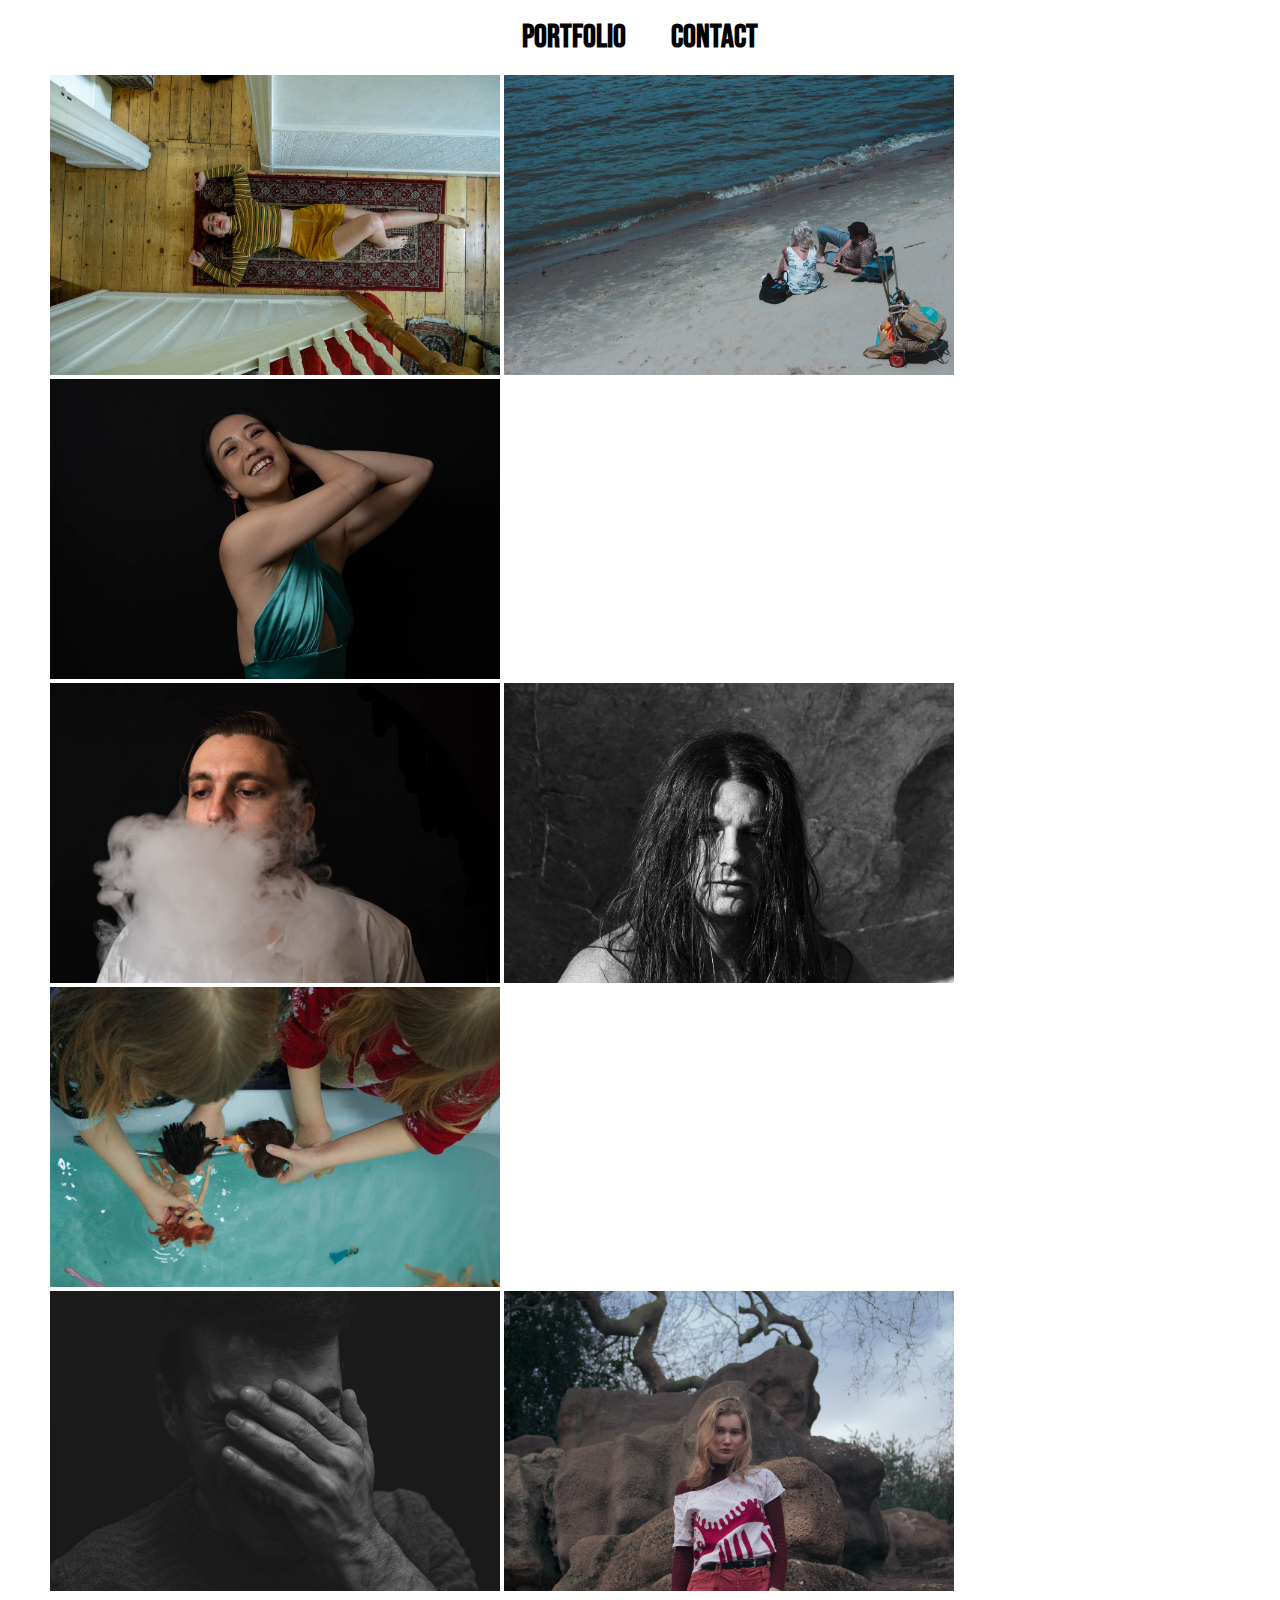
<file: index.html>
<!DOCTYPE html>
<html>
<head>
	<meta charset="utf-8">
	<meta name="viewport" content="width=device-width, initial-scale=1">
	<link rel="stylesheet"  href="./style.css">
	<title>Filip Lazic</title>
    <link rel="icon" type="image/x-icon" href="./FilipLazic1.jpg">
	<link href="https://fonts.googleapis.com/css2?family=Alfa+Slab+One&family=Archivo+Black&family=Bebas+Neue&family=Monoton&family=Pangolin&family=Shizuru&display=swap" rel="stylesheet">

</head>
<br>
<body>

	 <header class="main-header">
       
        <nav class="nav main-nav">
            <ul>
                 <center>
                    <h1><div ><span>
                 
                <li> <a  href="./index.html">Portfolio</a></li>
                <li><a href="./contact.html" >Contact</a></li></div>
                </span></h1>
                 </center>

            </ul>
       
        </nav>
    
        </nav>
        </nav>
        
   
    </header>
</br>
<section class="section">  
    
<div>   
<span class="container"><a href="./portfoliodata/paloma.html"><img src="./naslovneportfolio/Paloma.jpg"><span class="overlay">
    <span class="text">'Paloma'</span></a>
</span>
</span>

<span class="container"><a href="./portfoliodata/street.html"><img src="./naslovneportfolio/street 2021.jpg"><span class="overlay">
    <span class="text">'Year in London'</span></a>
</span>
</span>

<span class="container"><a href="./portfoliodata/mei.html"><img src="./naslovneportfolio/mei.jpg"><span class="overlay">
    <span class="text">'Mei'</span></a>
</span>
</span>

<div>
<span class="container"><a href="./portfoliodata/kostin.html"><img src="./naslovneportfolio/kosta.jpg"><span class="overlay">
    <span class="text">'The Scientist'</span></a>
</span>
</span>

<span class="container"><a href="./portfoliodata/chiro.html"><img src="./naslovneportfolio/Chiro.jpg"><span class="overlay">
    <span class="text">'Feral'</span></a>
</span>
</span>

<span class="container"><a href="./portfoliodata/dols.html"><img src="./naslovneportfolio/Barbie.jpg"><span class="overlay">
    <span class="text">'Barbie Bath'</span></a>
</span>
</span>
</div>

<div>
<span class="container"><a href="./portfoliodata/bruno.html"><img src="./naslovneportfolio/bruno.jpg"><span class="overlay">
    <span class="text">'Bruno'</span></a>
</span>
</span>

<span class="container"><a href="./portfoliodata/lucy.html"><img src="./naslovneportfolio/lucy.jpg"><span class="overlay">
    <span class="text">'Lucy'</span></a>
</span>
</span>
</div>
</section>
<br>
<br>

</body>
</html>
</file>
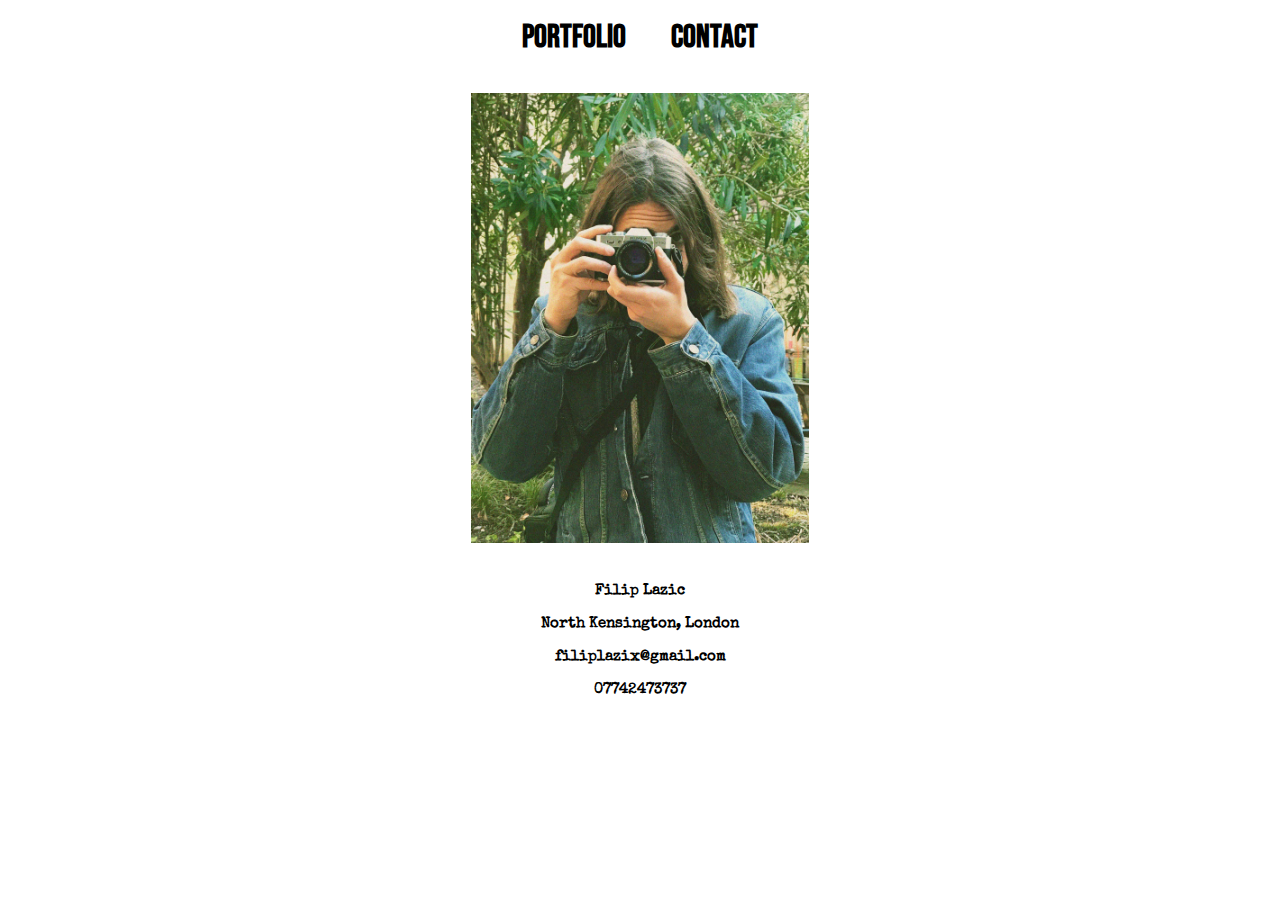
<file: contact.html>
<!DOCTYPE html>
<html>
<head>
	<meta charset="utf-8">
	<meta name="viewport" content="width=device-width, initial-scale=1">
	<link rel="stylesheet"  href="./style.css">
    <link rel="icon" type="image/x-icon" href="./FilipLazic1.jpg">
	<link href="https://fonts.googleapis.com/css2?family=Alfa+Slab+One&family=Archivo+Black&family=Bebas+Neue&family=Monoton&family=Pangolin&family=Shizuru&display=swap" rel="stylesheet">
    <link href="https://fonts.googleapis.com/css2?family=Special+Elite&display=swap" rel="stylesheet">
	<title>Contact</title>
</head>
<br>
<body class="contact">
	 <header class="main-header">
       
        <nav class="nav main-nav">
            <ul>
                 <center>
                    <h1><div ><span>
                 
                <li> <a  href="./index.html">Portfolio</a></li>
                <li><a href="./contact.html">contact</a></li>
                </span></h1>
                 </center>

            </ul>
       
        </nav>
    
        </nav>
        </nav>
        
   
    </header>
</br>
</br>
<center>
<div>
<span class="containe"><a href="https://www.instagram.com/standing_onhands/" target="_blank" rel="noopener noreferrer"><img class="kont" src="./cont.jpg"><span class="overlaj">
    <span class="tex">@instagram</span></a>
</span>
</span>
</center>
<br>
<br>
<div class="podaci">
<h1 class="rac">Filip Lazic </h1>
<br>
<h1 class="rac">North Kensington, London</h1></span>
<br>
<h1 class="rac">filiplazix@gmail.com </h1>
<br>
<h1 class="rac">07742473737 </h1>
</div>

</body>
</html>
</file>
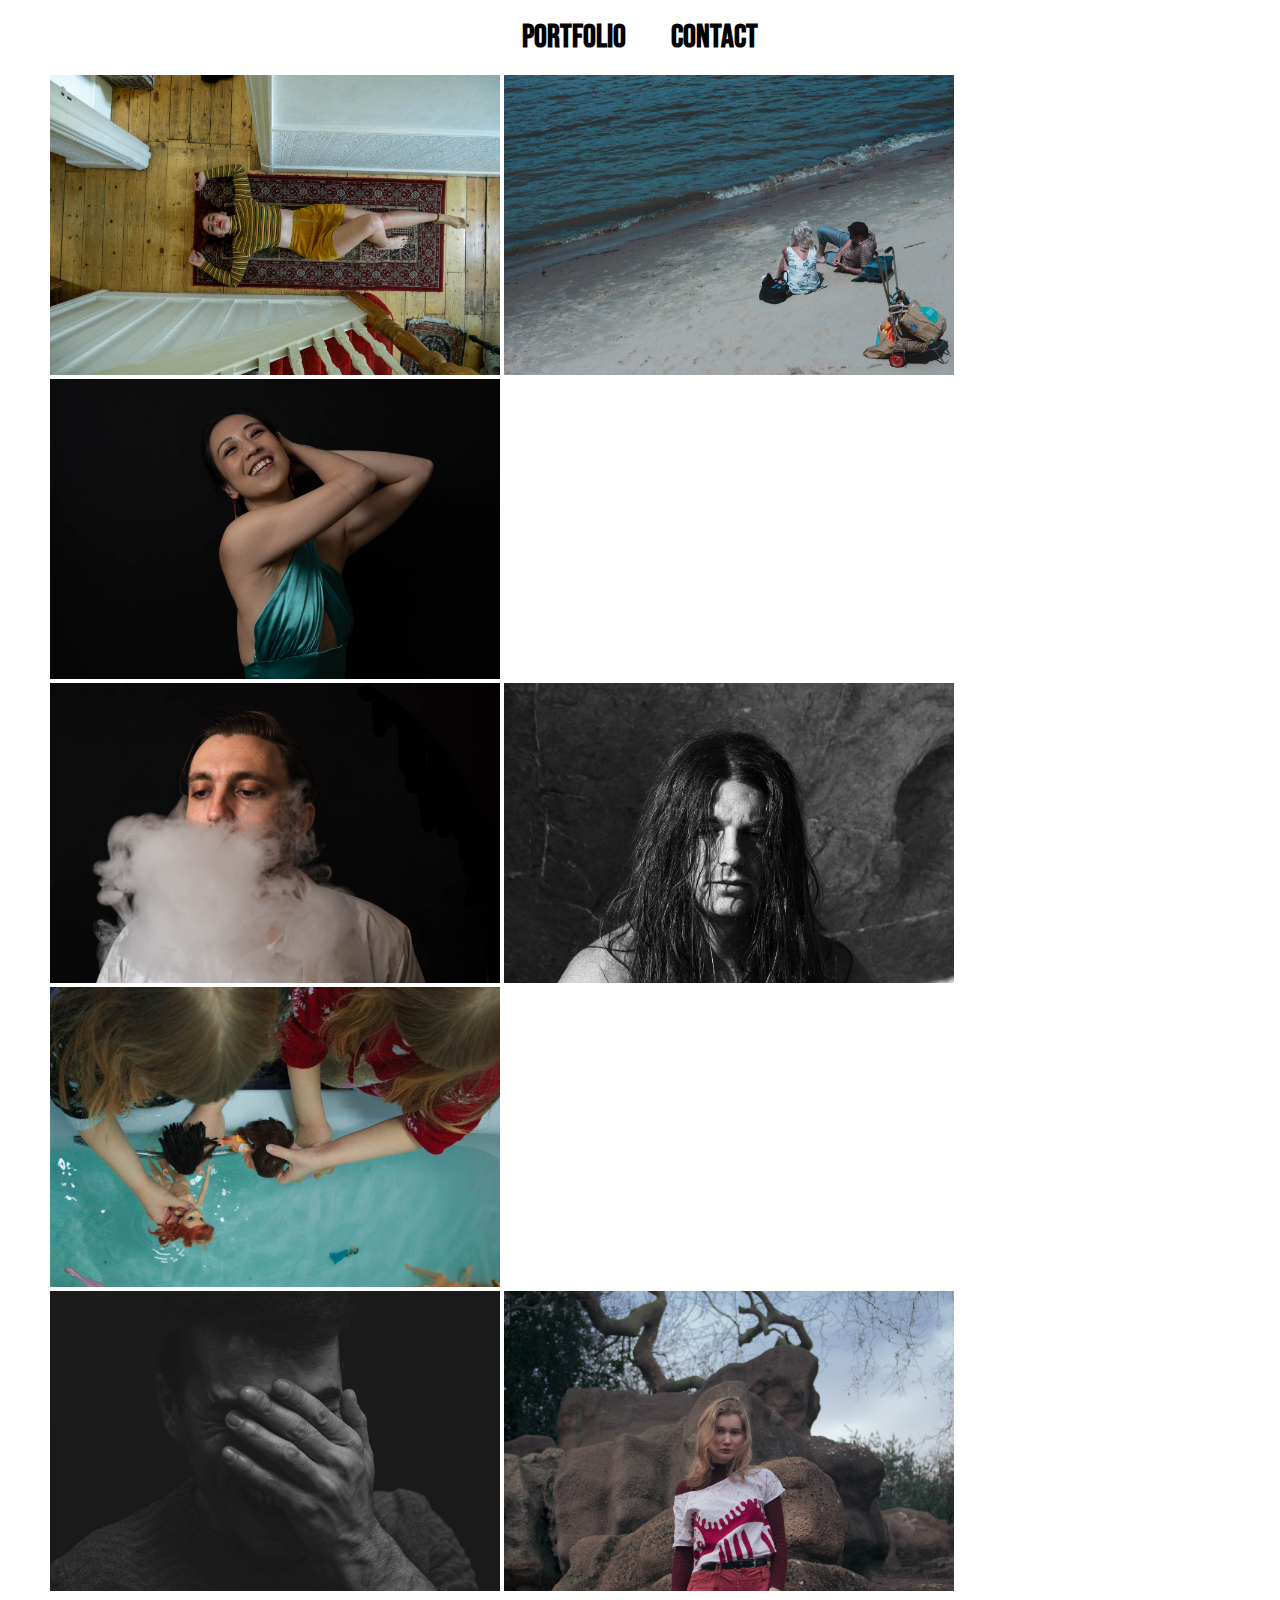
<file: grid.html>
<!DOCTYPE html>
<html>
<head>
	<meta charset="utf-8">
	<meta name="viewport" content="width=device-width, initial-scale=1">
	<link rel="stylesheet"  href="./style.css">
	<title>Filip Lazic</title>
    <link rel="icon" type="image/x-icon" href="./FilipLazic1.jpg">
	<link href="https://fonts.googleapis.com/css2?family=Alfa+Slab+One&family=Archivo+Black&family=Bebas+Neue&family=Monoton&family=Pangolin&family=Shizuru&display=swap" rel="stylesheet">

</head>
<br>
<body>

	 <header class="main-header">
       
        <nav class="nav main-nav">
            <ul>
                 <center>
                    <h1><div ><span>
                 
                <li> <a  href="./grid.html">Portfolio</a></li>
                <li><a href="./contact.html" >Contact</a></li></div>
                </span></h1>
                 </center>

            </ul>
       
        </nav>
    
        </nav>
        </nav>
        
   
    </header>
</br>
<section class="section">  
    
<div>   
<span class="container"><a href="./portfoliodata/paloma.html"><img src="./naslovneportfolio/Paloma.jpg"><span class="overlay">
    <span class="text">'Paloma'</span></a>
</span>
</span>

<span class="container"><a href="./portfoliodata/street.html"><img src="./naslovneportfolio/street 2021.jpg"><span class="overlay">
    <span class="text">'Year in London'</span></a>
</span>
</span>

<span class="container"><a href="./portfoliodata/mei.html"><img src="./naslovneportfolio/mei.jpg"><span class="overlay">
    <span class="text">'Mei'</span></a>
</span>
</span>

<div>
<span class="container"><a href="./portfoliodata/kostin.html"><img src="./naslovneportfolio/kosta.jpg"><span class="overlay">
    <span class="text">'The Scientist'</span></a>
</span>
</span>

<span class="container"><a href="./portfoliodata/chiro.html"><img src="./naslovneportfolio/Chiro.jpg"><span class="overlay">
    <span class="text">'Feral'</span></a>
</span>
</span>

<span class="container"><a href="./portfoliodata/dols.html"><img src="./naslovneportfolio/Barbie.jpg"><span class="overlay">
    <span class="text">'Barbie Bath'</span></a>
</span>
</span>
</div>

<div>
<span class="container"><a href="./portfoliodata/bruno.html"><img src="./naslovneportfolio/bruno.jpg"><span class="overlay">
    <span class="text">'Bruno'</span></a>
</span>
</span>

<span class="container"><a href="./portfoliodata/lucy.html"><img src="./naslovneportfolio/lucy.jpg"><span class="overlay">
    <span class="text">'Lucy'</span></a>
</span>
</span>
</div>
</section>
<br>
<br>

</body>
</html>
</file>
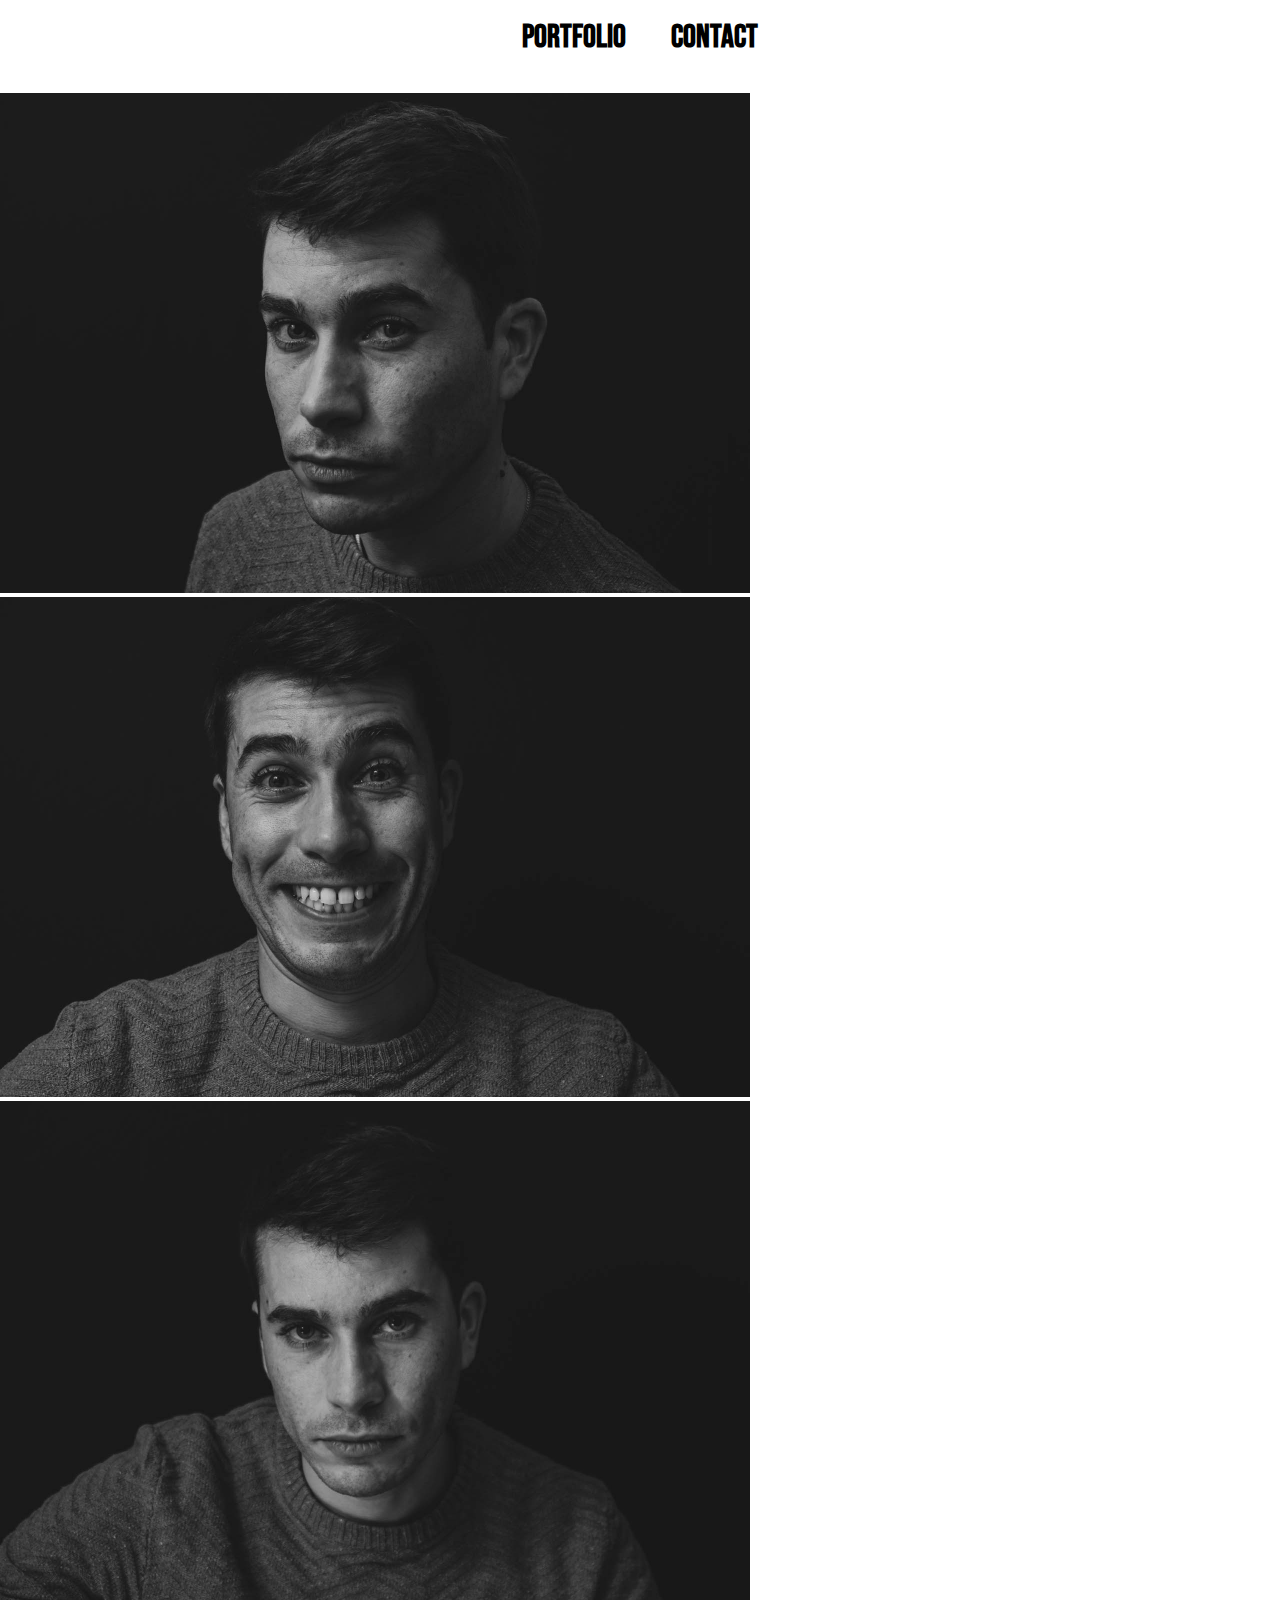
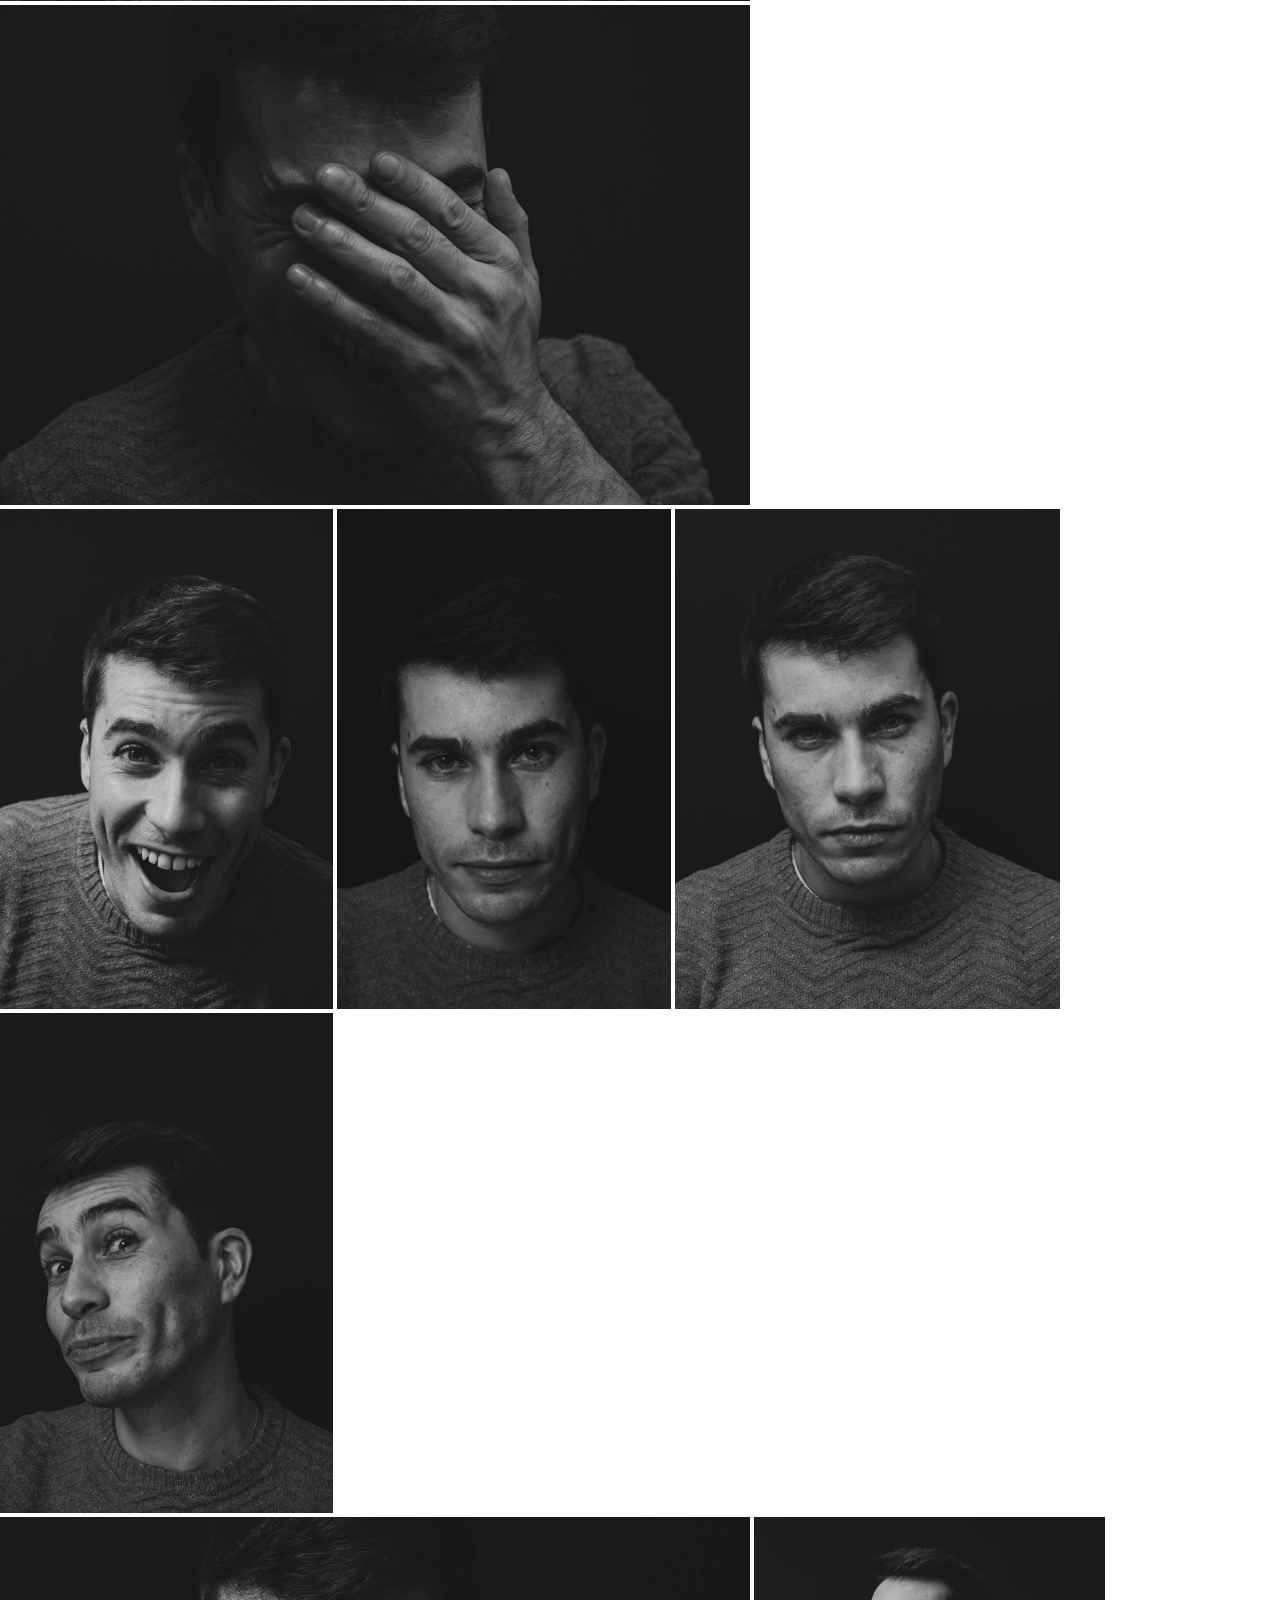
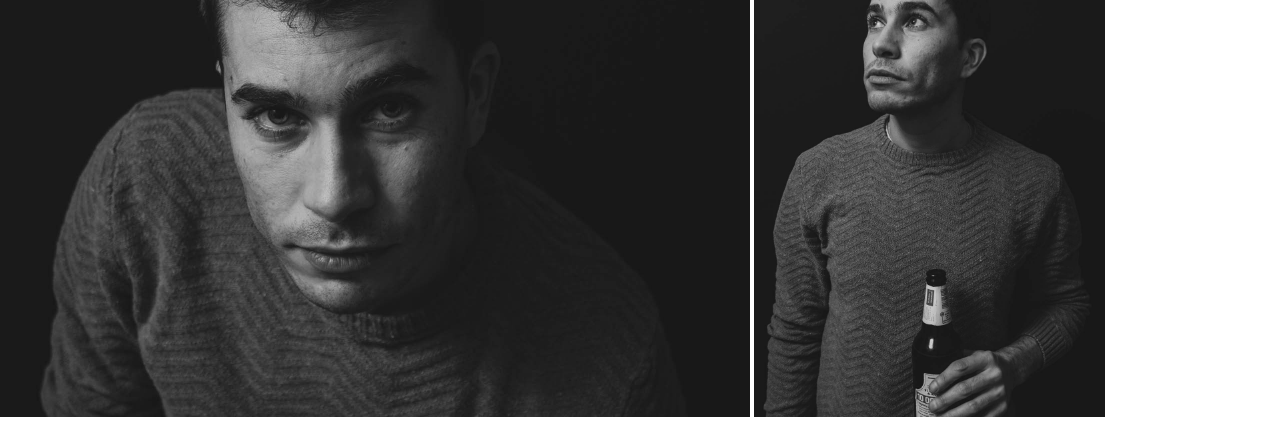
<file: portfoliodata/bruno.html>
<!DOCTYPE html>
<html>
<head>
	<meta charset="utf-8">
	<meta name="viewport" content="width=device-width, initial-scale=1">
	<link rel="stylesheet" type="text/css" href=../style.css>
    <link rel="stylesheet" type="text/css" href="../css/lightbox.min.css">
    <script src="../js/lightbox-plus-jquery.min.js" type="text/javascript"></script>
    <link rel="icon" type="image/x-icon" href="./FilipLazic1.jpg">
	<title>Bruno</title>
	<link href="https://fonts.googleapis.com/css2?family=Alfa+Slab+One&family=Archivo+Black&family=Bebas+Neue&family=Monoton&family=Pangolin&family=Shizuru&display=swap" rel="stylesheet">
</head>
<br>
<body>
	<header class="main-header">
       
        <nav class="nav main-nav">
            <ul>
                 <center>
                    <h1><div ><span>
                 
                <li> <a  href="../index.html">Portfolio</a></li>
                <li><a href="../contact.html" >Contact</a></li></div>
                </span></h1>
                 </center>

            </ul>
       
        </nav>
    
        </nav>
        </nav>
        
   
    </header>
    </br>
</br>
<section class="gallery">
<div>
<span ><a href="../portfoliodata/brunove/DSCF3826-2.jpg" data-lightbox="mygallery" ><img class="paloma" src="../portfoliodata/brunove/DSCF3826-2.jpg"></a></span>
<span ><a href="../portfoliodata/brunove/DSCF4022-2.jpg" data-lightbox="mygallery" ><img class="paloma" src="../portfoliodata/brunove/DSCF4022-2.jpg"></a></span>
</div>
<div>
<span ><a href="../portfoliodata/brunove/DSCF3966-2.jpg" data-lightbox="mygallery" ><img class="paloma" src="../portfoliodata/brunove/DSCF3966-2.jpg"></a></span>
<span ><a href="../portfoliodata/brunove/DSCF4009-2.jpg" data-lightbox="mygallery" ><img class="paloma" src="../portfoliodata/brunove/DSCF4009-2.jpg"></a></span>
</div>
<div>
<span ><a href="../portfoliodata/brunove/DSCF3783-2.jpg" data-lightbox="mygallery" ><img class="paloma" src="../portfoliodata/brunove/DSCF3783-2.jpg"></a></span>
<span ><a href="../portfoliodata/brunove/DSCF3810-2.jpg" data-lightbox="mygallery" ><img class="paloma" src="../portfoliodata/brunove/DSCF3810-2.jpg"></a></span>
<span ><a href="../portfoliodata/brunove/DSCF3870-2.jpg" data-lightbox="mygallery" ><img class="paloma" src="../portfoliodata/brunove/DSCF3870-2.jpg"></a></span>
<span ><a href="../portfoliodata/brunove/DSCF3814-2.jpg" data-lightbox="mygallery" ><img class="paloma" src="../portfoliodata/brunove/DSCF3814-2.jpg"></a></span>
</div>
<div>
<span ><a href="../portfoliodata/brunove/DSCF4032-2.jpg" data-lightbox="mygallery" ><img class="paloma" src="../portfoliodata/brunove/DSCF4032-2.jpg"></a></span>
<span ><a href="../portfoliodata/brunove/DSCF3789-2.jpg" data-lightbox="mygallery" ><img class="paloma" src="../portfoliodata/brunove/DSCF3789-2.jpg"></a></span>
</div>



</section>

</body>
</html>
</file>
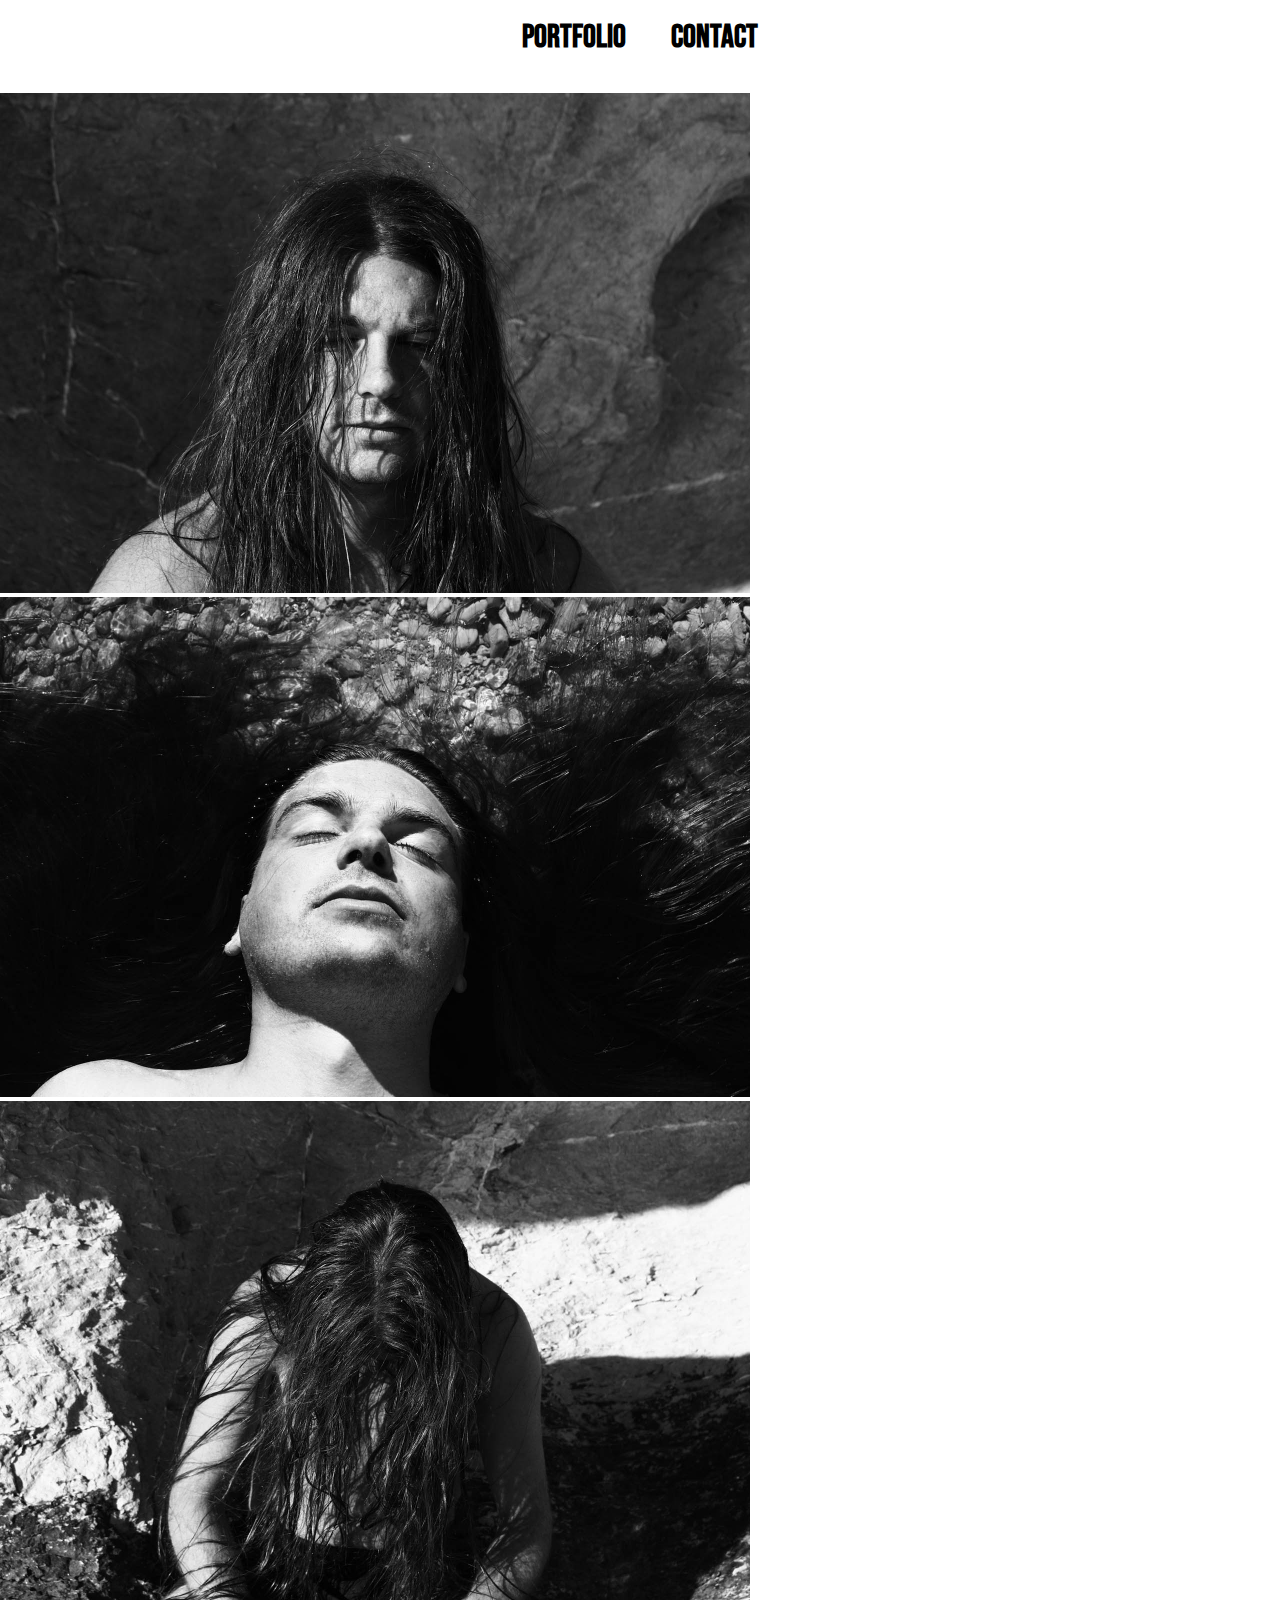
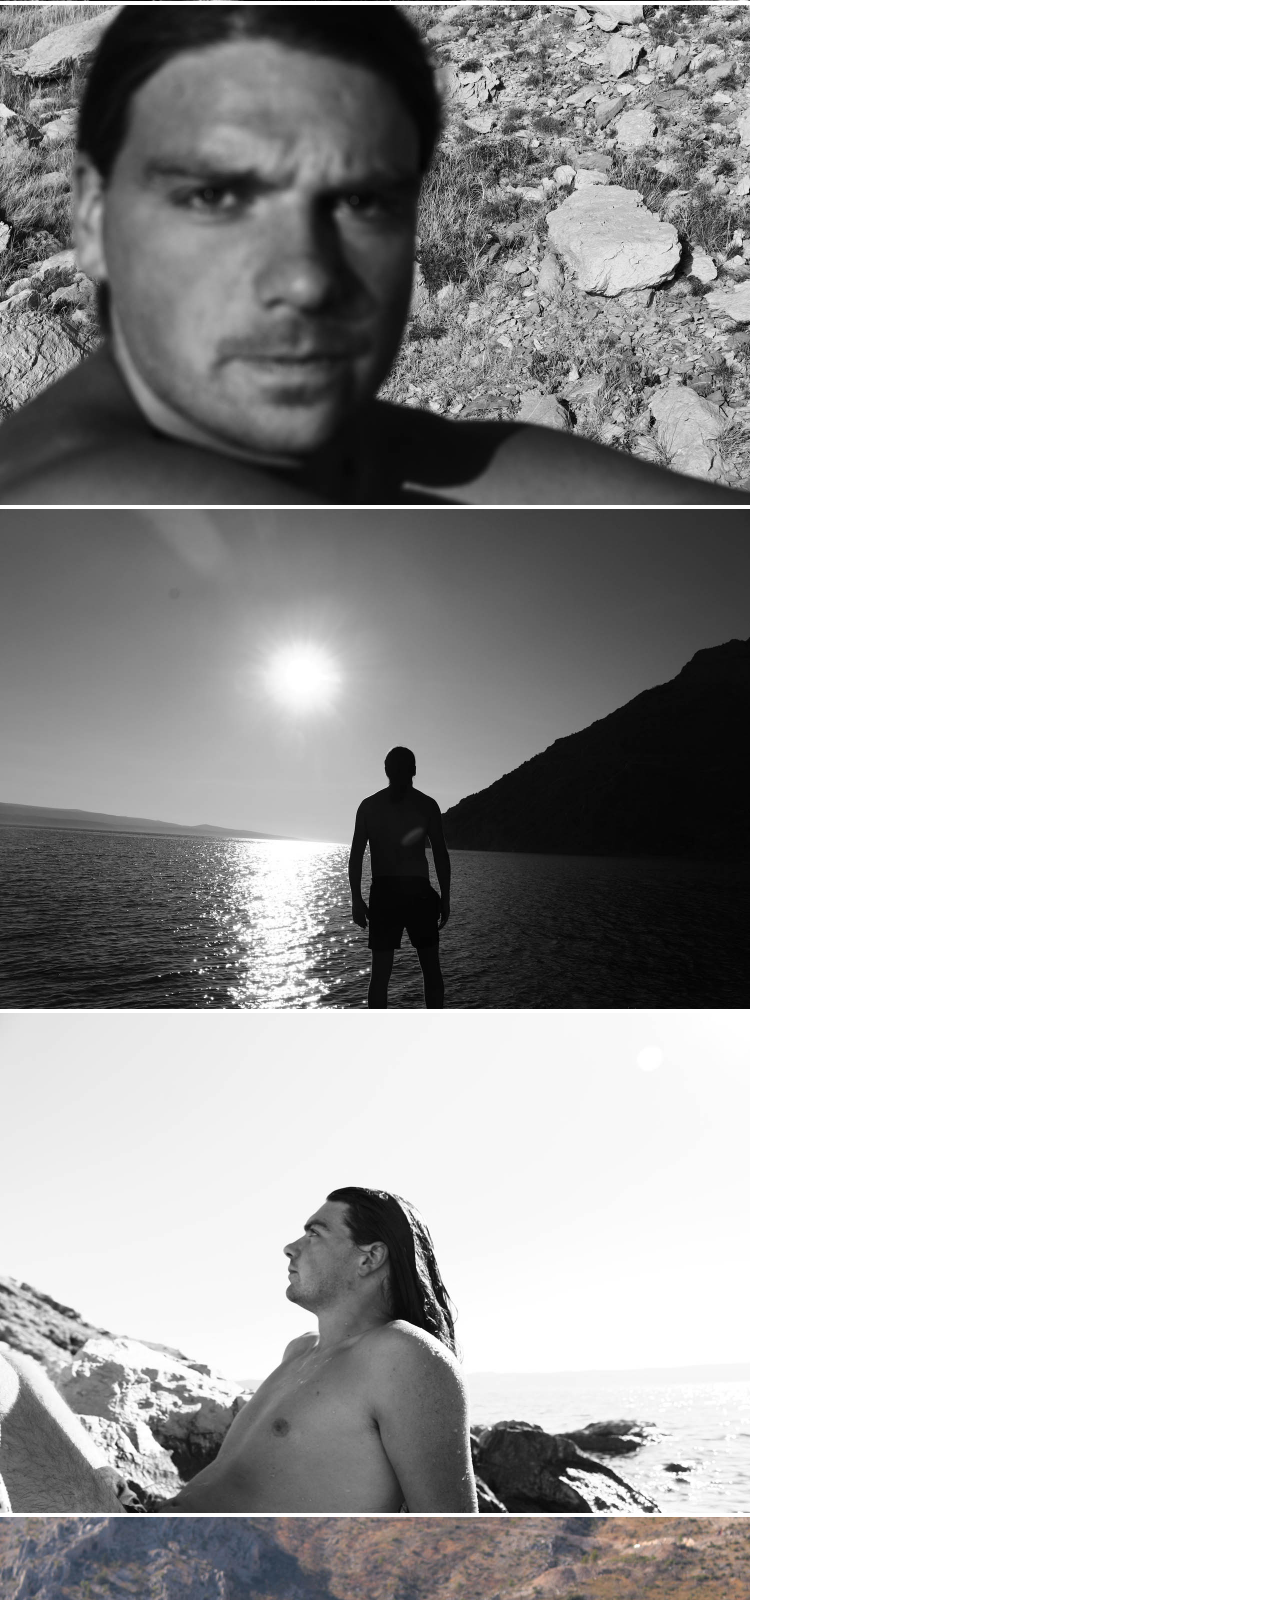
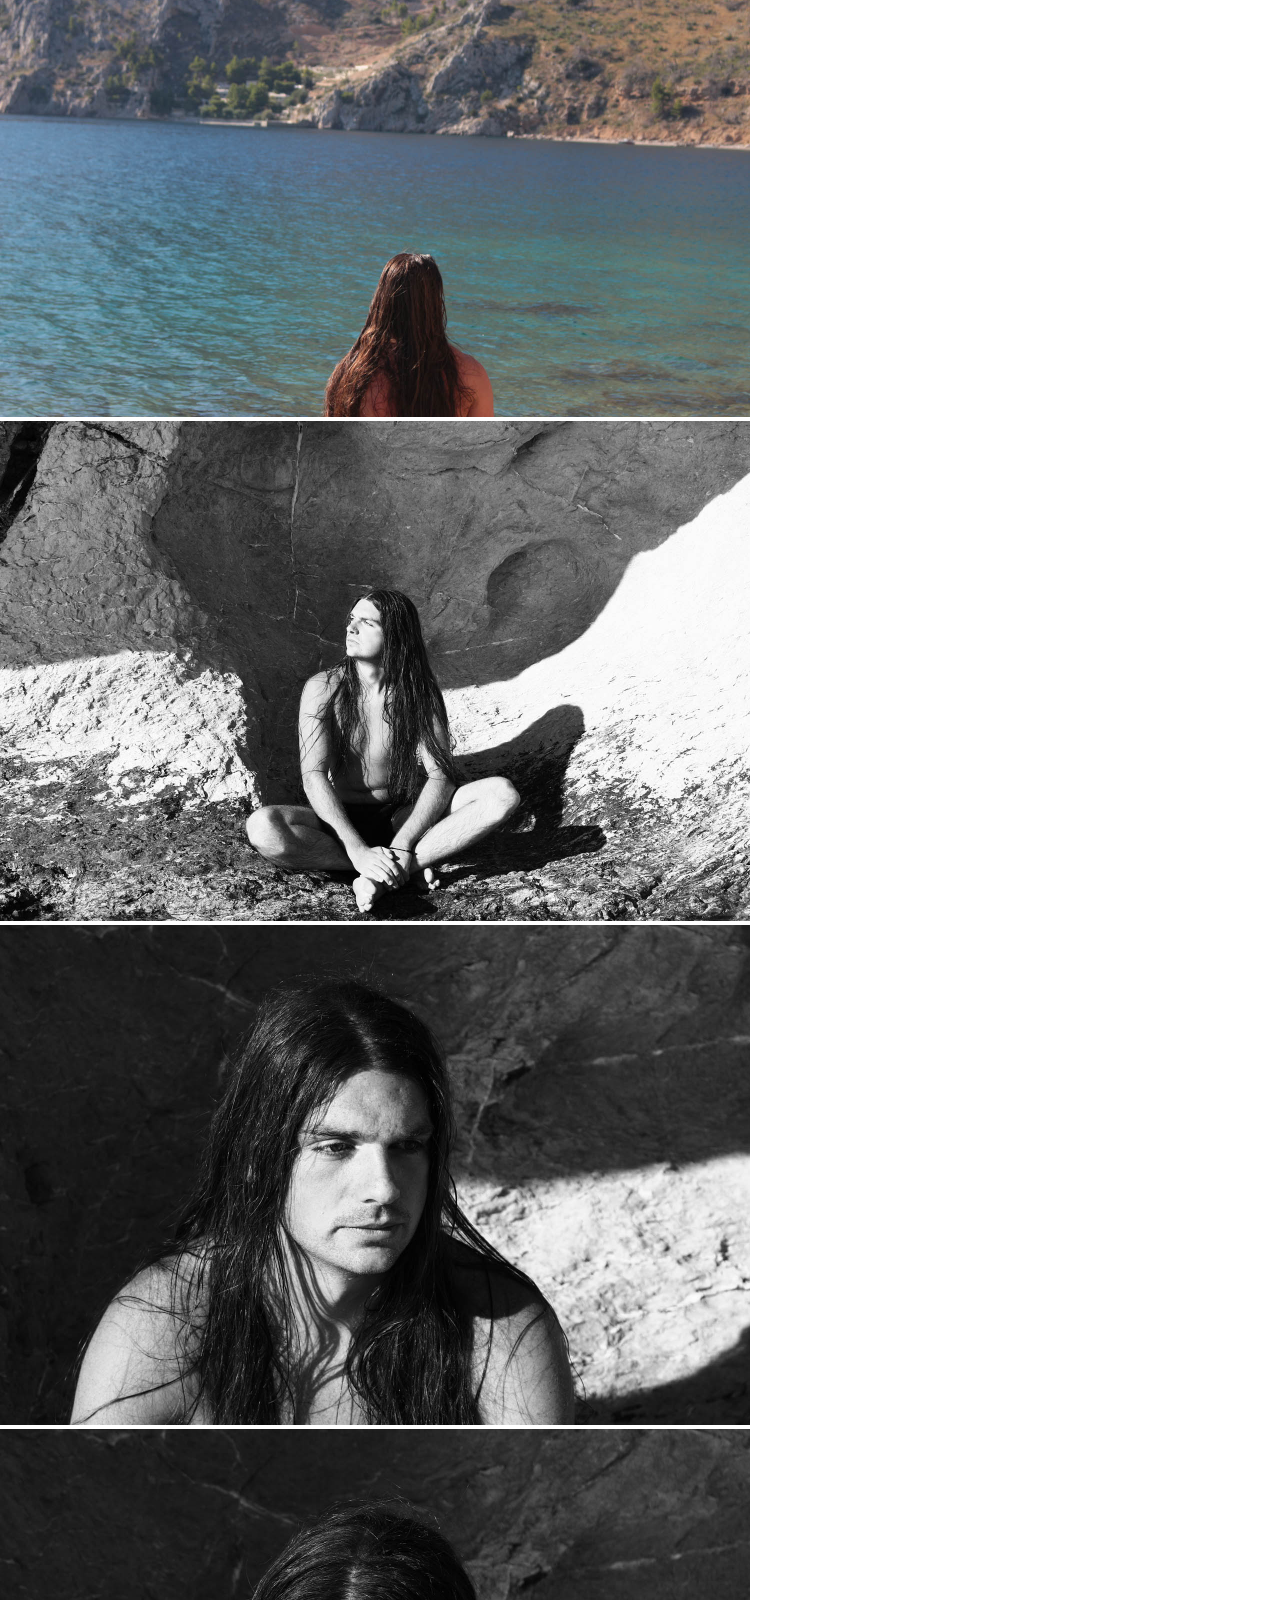
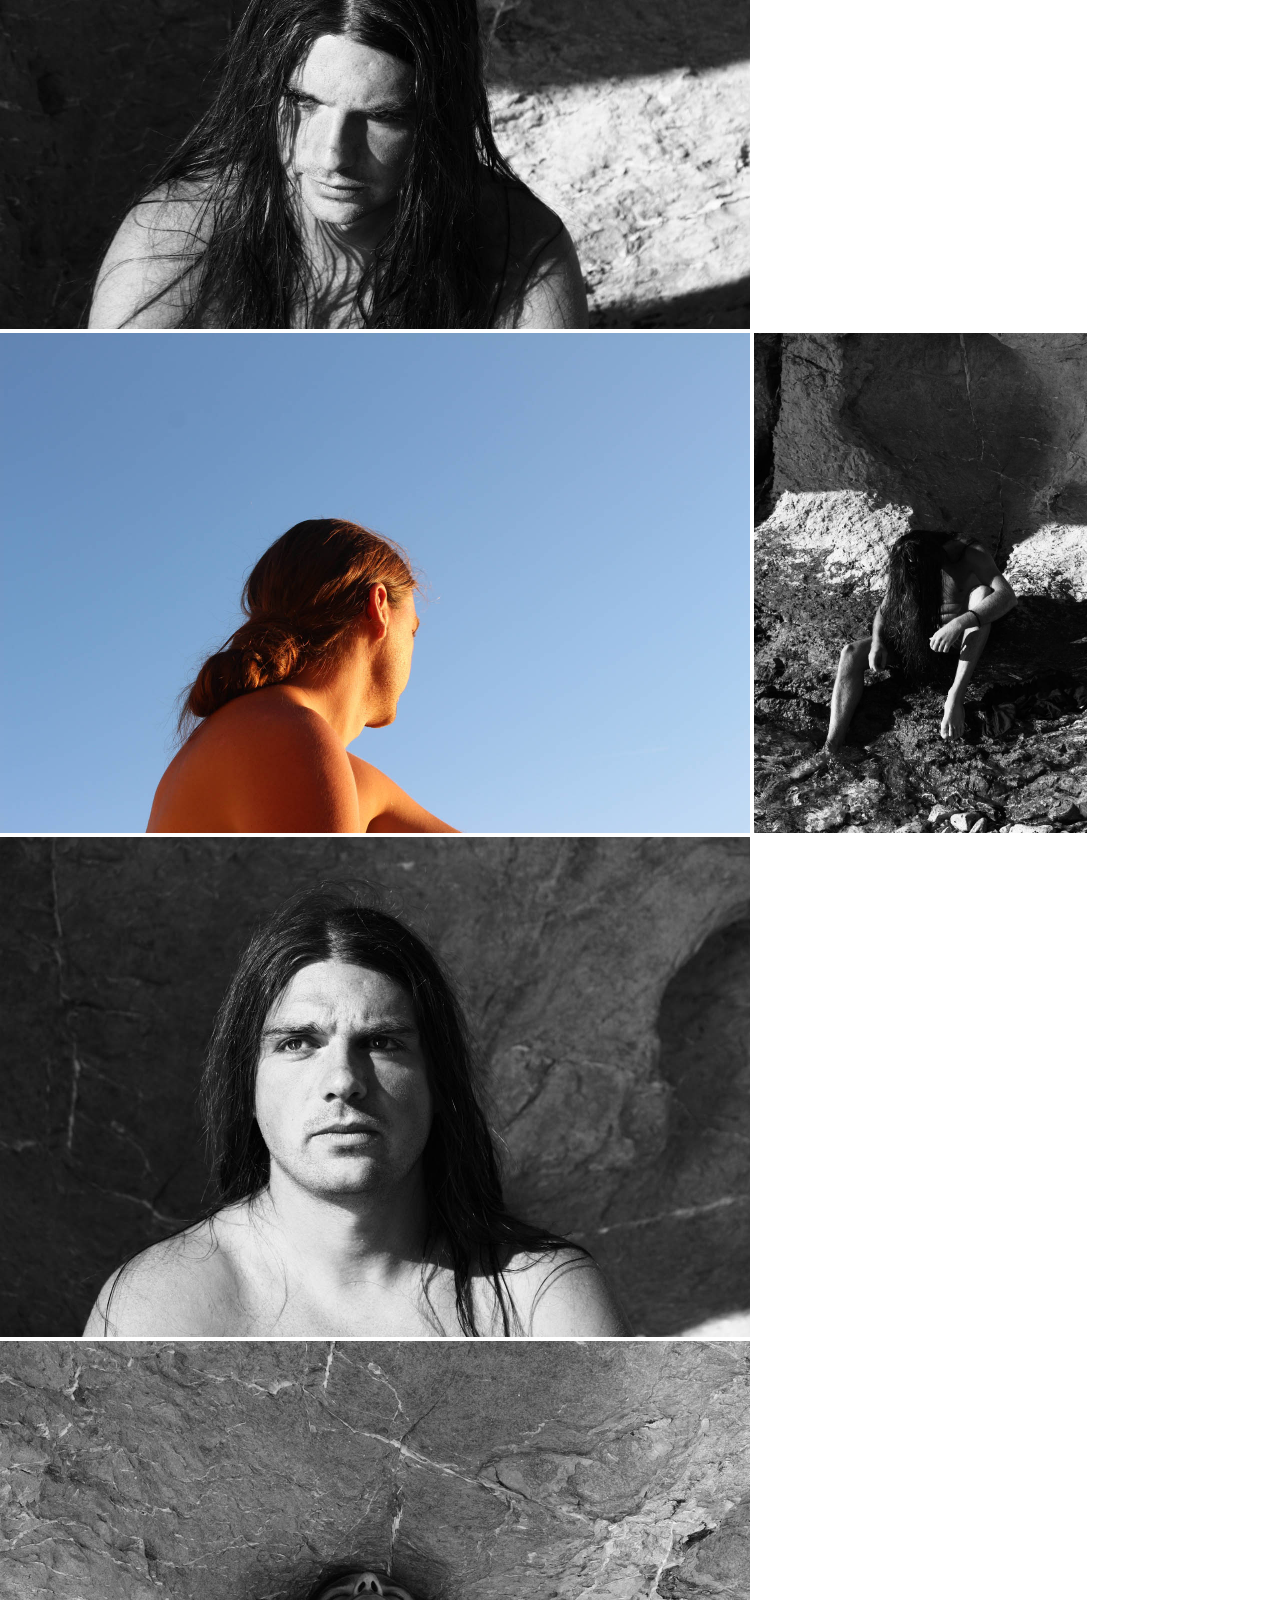
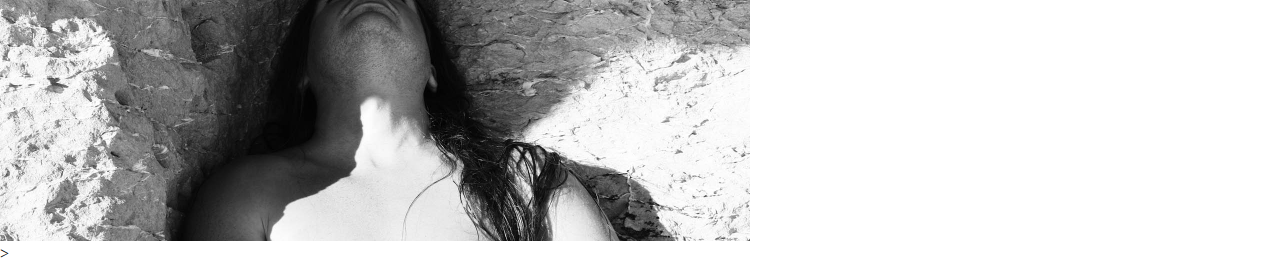
<file: portfoliodata/chiro.html>
<!DOCTYPE html>
<html>
<head>
	<meta charset="utf-8">
	<meta name="viewport" content="width=device-width, initial-scale=1">
	<link rel="stylesheet" type="text/css" href=../style.css>
    <link rel="stylesheet" type="text/css" href="../css/lightbox.min.css">
    <script src="../js/lightbox-plus-jquery.min.js" type="text/javascript"></script>
    <link rel="icon" type="image/x-icon" href="./FilipLazic1.jpg">
	<title>Chiro</title>
	<link href="https://fonts.googleapis.com/css2?family=Alfa+Slab+One&family=Archivo+Black&family=Bebas+Neue&family=Monoton&family=Pangolin&family=Shizuru&display=swap" rel="stylesheet">
</head>
<br>
<body>
	<header class="main-header">
       
        <nav class="nav main-nav">
            <ul>
                 <center>
                    <h1><div ><span>
                 
                <li> <a  href="../index.html">Portfolio</a></li>
                <li><a href="../contact.html" >Contact</a></li></div>
                </span></h1>
                 </center>

            </ul>
       
        </nav>
    
        </nav>
        </nav>
        
   
    </header>
    </br>
</br>
<section class="gallery" >
<div>
<span ><a href="../portfoliodata/chirine/IMG_1097.jpg" data-lightbox="mygallery" ><img class="paloma" src="../portfoliodata/chirine/IMG_1097.jpg"></a></span>
<span ><a href="../portfoliodata/chirine/IMG_1030.jpg" data-lightbox="mygallery" ><img class="paloma" src="../portfoliodata/chirine/IMG_1030.jpg"></a></span>
</div>
<div>
<span ><a href="../portfoliodata/chirine/IMG_1096.jpg" data-lightbox="mygallery" ><img class="paloma" src="../portfoliodata/chirine/IMG_1096.jpg"></a></span>
<span ><a href="../portfoliodata/chirine/IMG_1154.jpg" data-lightbox="mygallery" ><img class="paloma" src="../portfoliodata/chirine/IMG_1154.jpg"></a></span>
</div>
<div>
<span ><a href="../portfoliodata/chirine/IMG_1140.jpg" data-lightbox="mygallery" ><img class="paloma" src="../portfoliodata/chirine/IMG_1140.jpg"></a></span>
<span ><a href="../portfoliodata/chirine/IMG_1045.jpg" data-lightbox="mygallery" ><img class="paloma" src="../portfoliodata/chirine/IMG_1045.jpg"></a></span>
</div>
<div>
<span ><a href="../portfoliodata/chirine/IMG_1053.jpg" data-lightbox="mygallery" ><img class="paloma" src="../portfoliodata/chirine/IMG_1053.jpg"></a></span>
<span ><a href="../portfoliodata/chirine/IMG_1087.jpg" data-lightbox="mygallery" ><img class="paloma" src="../portfoliodata/chirine/IMG_1087.jpg"></a></span>
</div>
<div>
<span ><a href="../portfoliodata/chirine/IMG_1092.jpg" data-lightbox="mygallery" ><img class="paloma" src="../portfoliodata/chirine/IMG_1092.jpg"></a></span>
<span ><a href="../portfoliodata/chirine/IMG_1093.jpg" data-lightbox="mygallery" ><img class="paloma" src="../portfoliodata/chirine/IMG_1093.jpg"></a></span>
</div>
<div>
<span ><a href="../portfoliodata/chirine/IMG_1172.jpg" data-lightbox="mygallery" ><img class="paloma" src="../portfoliodata/chirine/IMG_1172.jpg"></a></span>
<span ><a href="../portfoliodata/chirine/IMG_1110.jpg" data-lightbox="mygallery" ><img class="paloma" src="../portfoliodata/chirine/IMG_1110.jpg"></a></span>
</div>
<div>
<span ><a href="../portfoliodata/chirine/IMG_1099.jpg" data-lightbox="mygallery" ><img class="paloma" src="../portfoliodata/chirine/IMG_1099.jpg"></a></span>
<span ><a href="../portfoliodata/chirine/IMG_1105.jpg" data-lightbox="mygallery" ><img class="paloma" src="../portfoliodata/chirine/IMG_1105.jpg"></a></span>
</div>
>

</div>
</section>

</body>
</html>
</file>
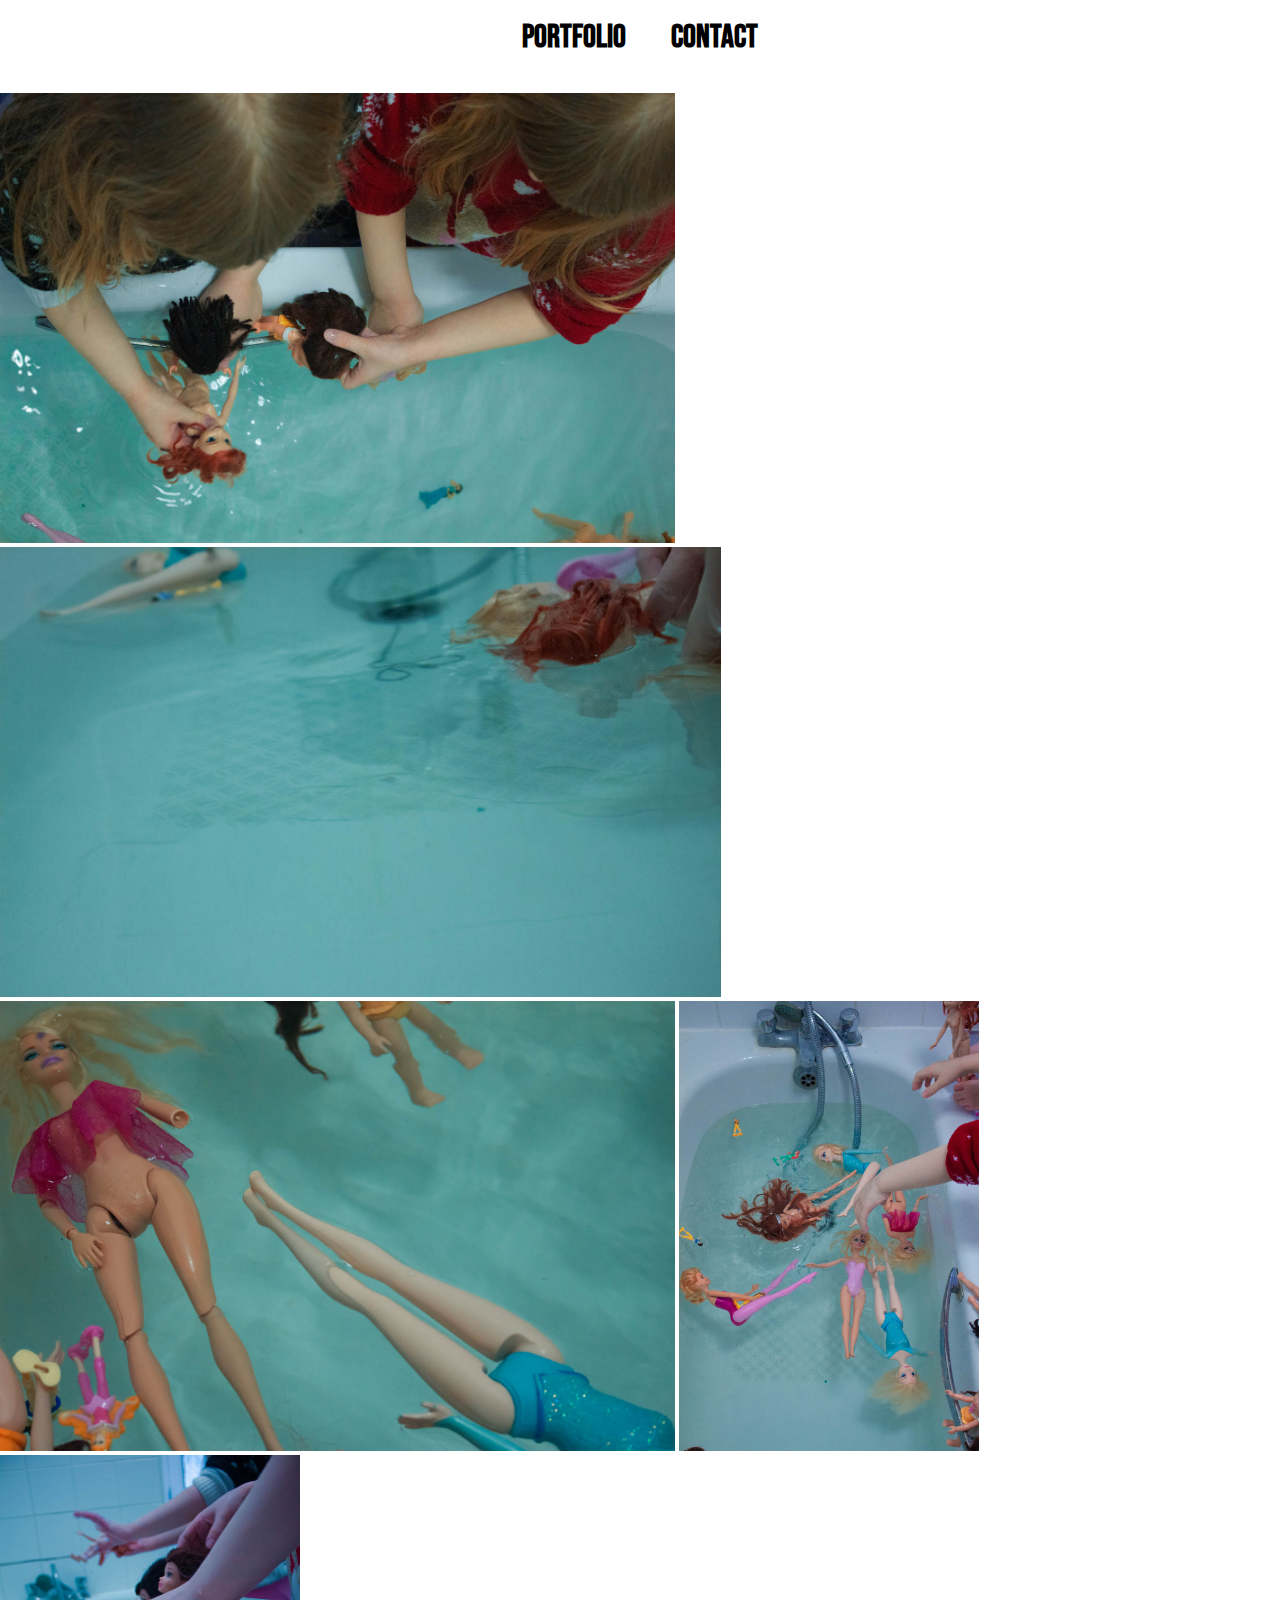
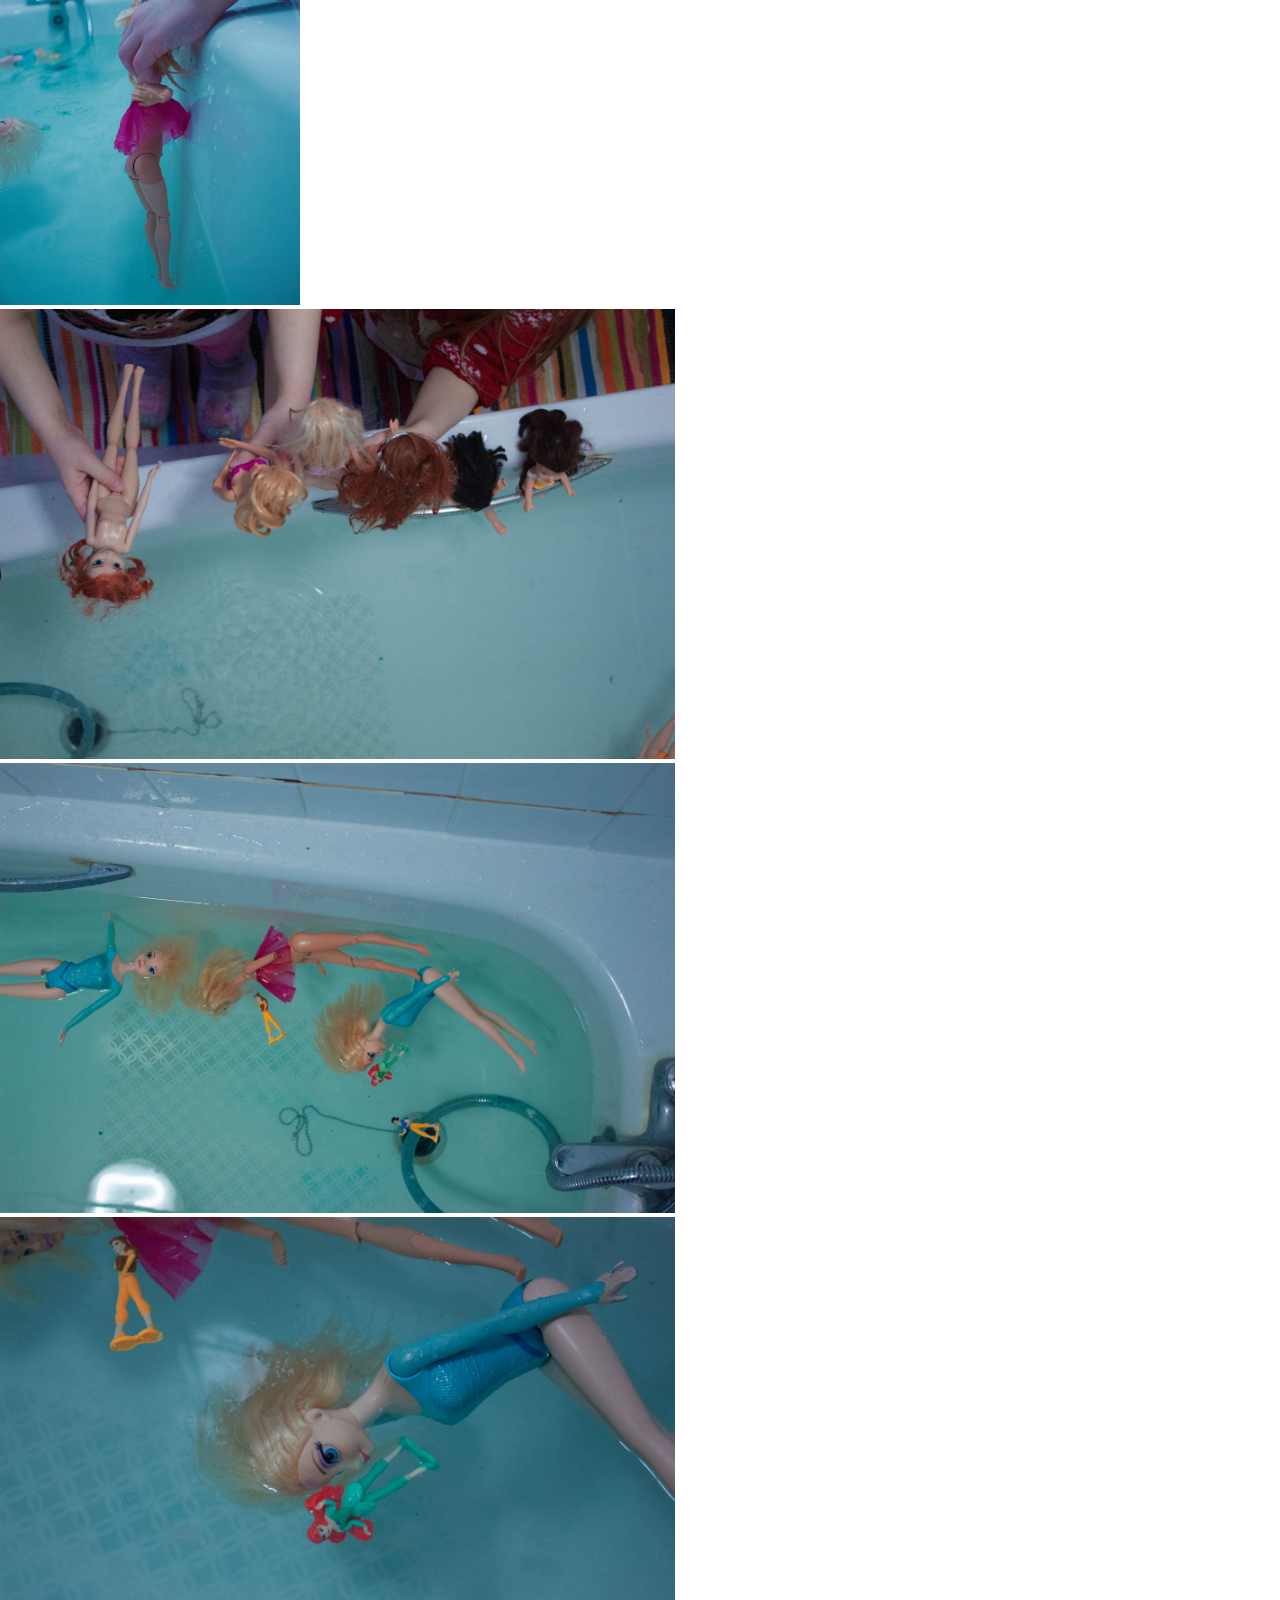
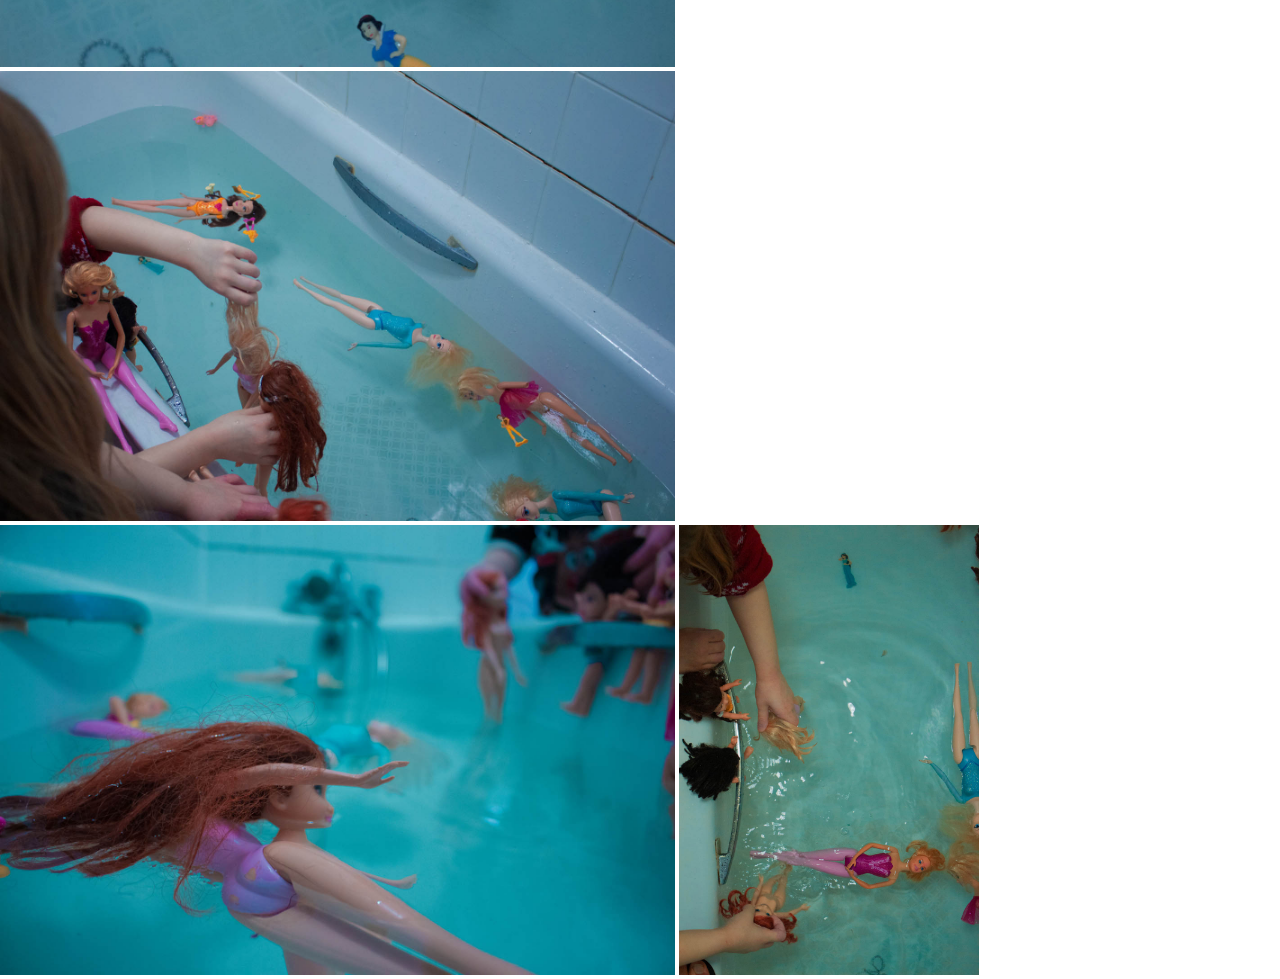
<file: portfoliodata/dols.html>
<!DOCTYPE html>
<html>
<head>
	<meta charset="utf-8">
	<meta name="viewport" content="width=device-width, initial-scale=1">
	<link rel="stylesheet" type="text/css" href=../style.css>
    <link rel="icon" type="image/x-icon" href="./FilipLazic1.jpg">
    <link rel="stylesheet" type="text/css" href="../css/lightbox.min.css">
    <script src="../js/lightbox-plus-jquery.min.js" type="text/javascript"></script>
	<title>Dolls</title>
	<link href="https://fonts.googleapis.com/css2?family=Alfa+Slab+One&family=Archivo+Black&family=Bebas+Neue&family=Monoton&family=Pangolin&family=Shizuru&display=swap" rel="stylesheet">
</head>
<br>
<body>
	<header class="main-header">
       
        <nav class="nav main-nav">
            <ul>
                 <center>
                    <h1><div ><span>
                 
                <li> <a  href="../index.html">Portfolio</a></li>
                <li><a href="../contact.html" >Contact</a></li></div>
                </span></h1>
                 </center>

            </ul>
       
        </nav>
    
        </nav>
        </nav>
        
   
    </header>
    </br>
</br>
<section class="gallery" >
<div>
<span ><a href="../portfoliodata/doline/IMG_4292.jpg" data-lightbox="mygallery" ><img class="dols" src="../portfoliodata/doline/IMG_4292.jpg"></a></span>
<span ><a href="../portfoliodata/doline/IMG_4277.jpg" data-lightbox="mygallery" ><img class="dols" src="../portfoliodata/doline/IMG_4277.jpg"></a></span>
</div>
<div>
<span ><a href="../portfoliodata/doline/IMG_4275.jpg" data-lightbox="mygallery" ><img class="dols" src="../portfoliodata/doline/IMG_4275.jpg"></a></span>
<span ><a href="../portfoliodata/doline/IMG_4322.jpg" data-lightbox="mygallery" ><img class="dols" src="../portfoliodata/doline/IMG_4322.jpg"></a></span>
<span ><a href="../portfoliodata/doline/IMG_4320.jpg" data-lightbox="mygallery" ><img class="dols" src="../portfoliodata/doline/IMG_4320.jpg"></a></span>
</div>
<div>
<span ><a href="../portfoliodata/doline/IMG_4303.jpg" data-lightbox="mygallery" ><img class="dols" src="../portfoliodata/doline/IMG_4303.jpg"></a></span>
<span ><a href="../portfoliodata/doline/IMG_4307.jpg" data-lightbox="mygallery" ><img class="dols" src="../portfoliodata/doline/IMG_4307.jpg"></a></span>
</div>
<div>
<span ><a href="../portfoliodata/doline/IMG_4308.jpg" data-lightbox="mygallery" ><img class="dols" src="../portfoliodata/doline/IMG_4308.jpg"></a></span>
<span ><a href="../portfoliodata/doline/IMG_4311.jpg" data-lightbox="mygallery" ><img class="dols" src="../portfoliodata/doline/IMG_4311.jpg"></a></span>
</div>
<div>
<span ><a href="../portfoliodata/doline/IMG_4319.jpg" data-lightbox="mygallery" ><img class="dols" src="../portfoliodata/doline/IMG_4319.jpg"></a></span>
<span ><a href="../portfoliodata/doline/IMG_4295.jpg" data-lightbox="mygallery" ><img class="dols" src="../portfoliodata/doline/IMG_4295.jpg"></a></span>
</div>

</div>
</section>

</body>
</html>
</file>
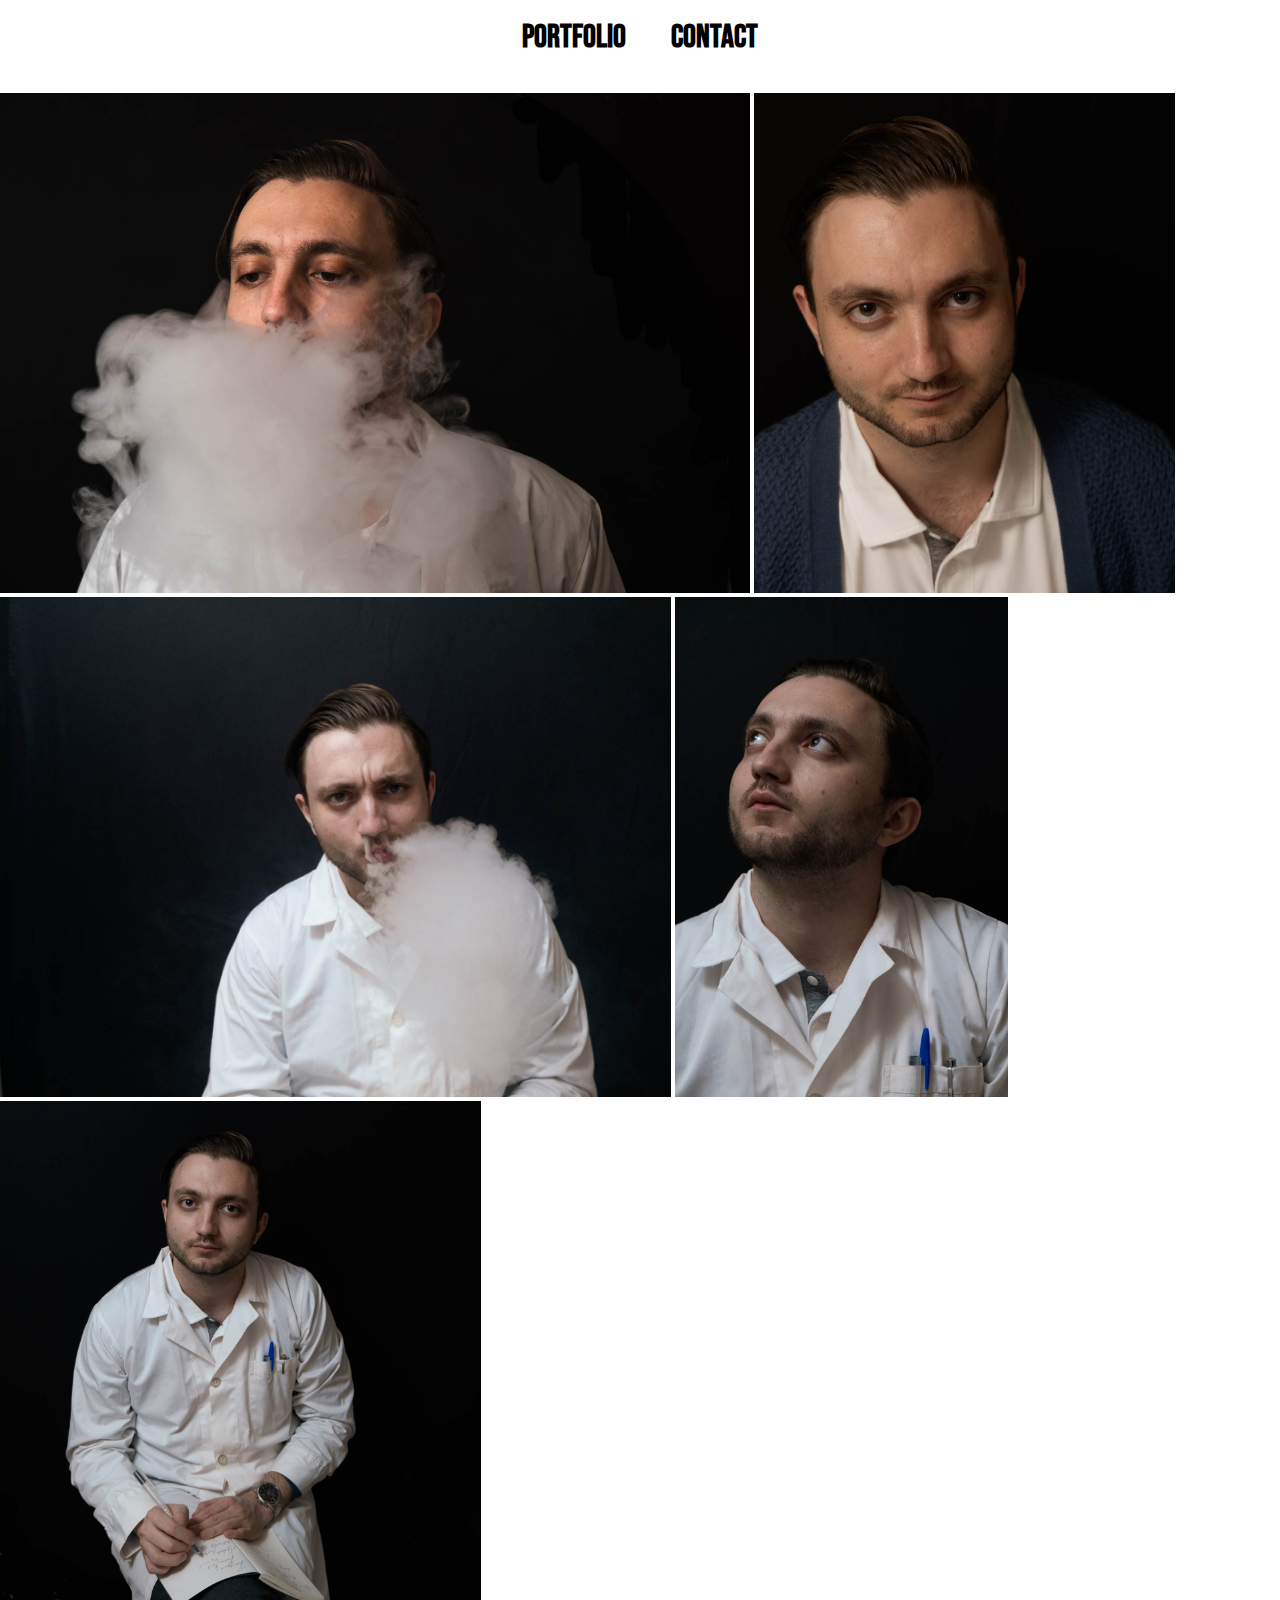
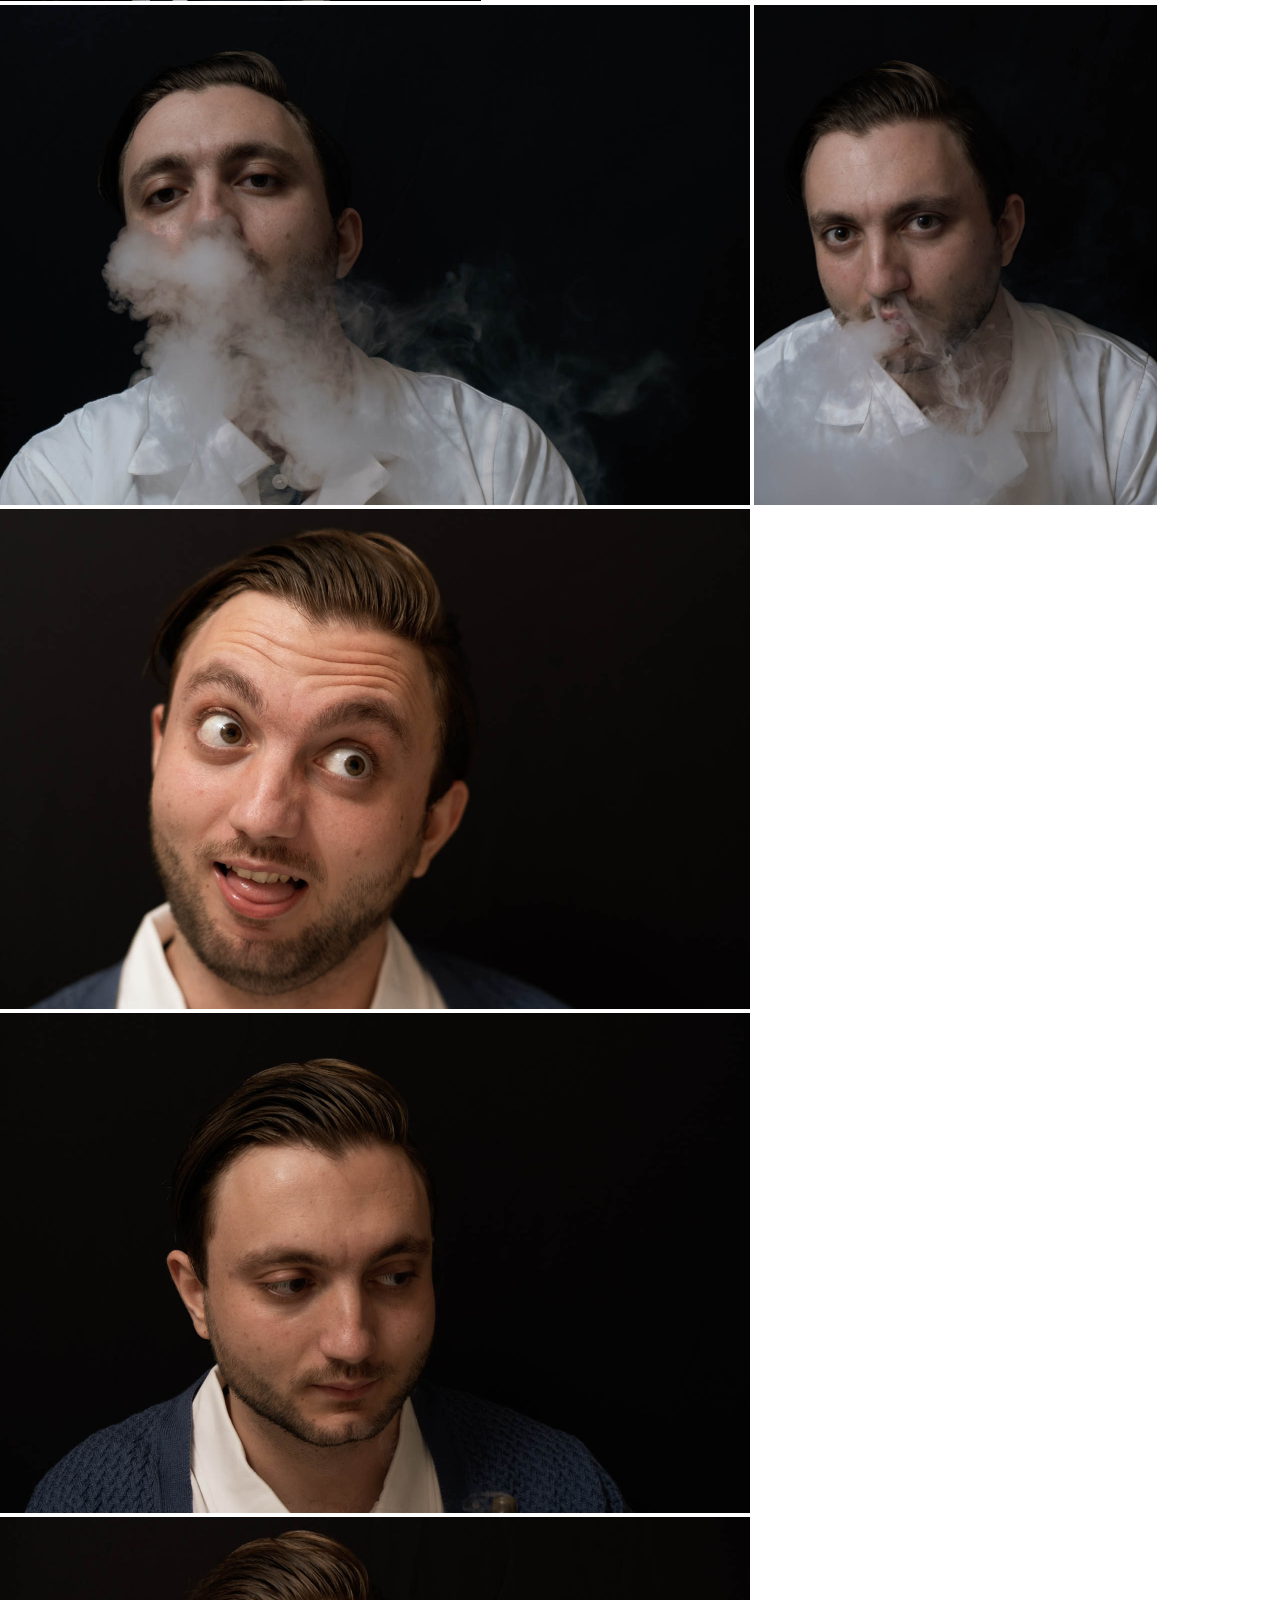
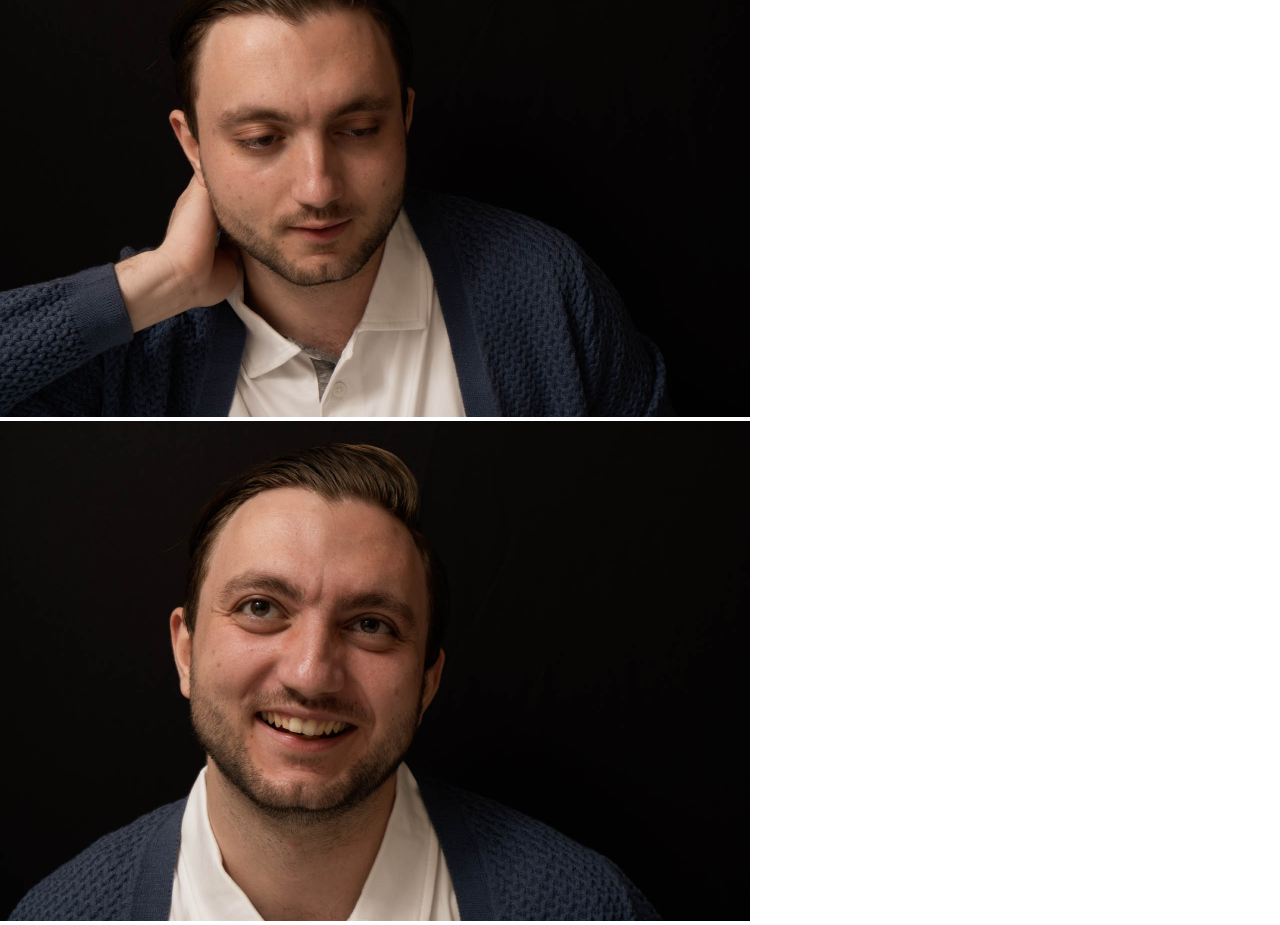
<file: portfoliodata/kostin.html>
<!DOCTYPE html>
<html>
<head>
	<meta charset="utf-8">
	<meta name="viewport" content="width=device-width, initial-scale=1">
	<link rel="stylesheet" type="text/css" href=../style.css>
    <link rel="stylesheet" type="text/css" href="../css/lightbox.min.css">
    <script src="../js/lightbox-plus-jquery.min.js" type="text/javascript"></script>
    <link rel="icon" type="image/x-icon" href="./FilipLazic1.jpg">
	<title>Kostantin</title>
	<link href="https://fonts.googleapis.com/css2?family=Alfa+Slab+One&family=Archivo+Black&family=Bebas+Neue&family=Monoton&family=Pangolin&family=Shizuru&display=swap" rel="stylesheet">
<body>
</head>
<br>
	<header class="main-header">
       
        <nav class="nav main-nav">
            <ul>
                 <center>
                    <h1><div ><span>
                 
                <li> <a  href="../index.html">Portfolio</a></li>
                <li><a href="../contact.html" >Contact</a></li></div>
                </span></h1>
                 </center>

            </ul>
       
        </nav>
    
        </nav>
        </nav>
        
   
    </header>
    </br>
</br>
<section class="gallery" >
<div>
<span ><a href="../portfoliodata/kosta/DSCF4359.jpg" data-lightbox="mygallery" ><img class="paloma" src="../portfoliodata/kosta/DSCF4359.jpg"></a></span>
<span ><a href="../portfoliodata/kosta/DSCF4352.jpg" data-lightbox="mygallery" ><img class="paloma" src="../portfoliodata/kosta/DSCF4352.jpg"></a></span>
</div>
<div>
<span ><a href="../portfoliodata/kosta/DSCF4397.jpg" data-lightbox="mygallery" ><img class="paloma" src="../portfoliodata/kosta/DSCF4397.jpg"></a></span>
<span ><a href="../portfoliodata/kosta/DSCF4412.jpg" data-lightbox="mygallery" ><img class="paloma" src="../portfoliodata/kosta/DSCF4412.jpg"></a></span>
<span ><a href="../portfoliodata/kosta/DSCF4422.jpg" data-lightbox="mygallery" ><img class="paloma" src="../portfoliodata/kosta/DSCF4422.jpg"></a></span>
</div>
<div>
<span ><a href="../portfoliodata/kosta/DSCF4444.jpg" data-lightbox="mygallery" ><img class="paloma" src="../portfoliodata/kosta/DSCF4444.jpg"></a></span>
<span ><a href="../portfoliodata/kosta/DSCF4447.jpg" data-lightbox="mygallery" ><img class="paloma" src="../portfoliodata/kosta/DSCF4447.jpg"></a></span>
</div>
<div>
<span ><a href="../portfoliodata/kosta/DSCF4549.jpg" data-lightbox="mygallery" ><img class="paloma" src="../portfoliodata/kosta/DSCF4549.jpg"></a></span>
<span ><a href="../portfoliodata/kosta/DSCF4550.jpg" data-lightbox="mygallery" ><img class="paloma" src="../portfoliodata/kosta/DSCF4550.jpg"></a></span>
</div>
<div>
<span ><a href="../portfoliodata/kosta/DSCF4569.jpg" data-lightbox="mygallery" ><img class="paloma" src="../portfoliodata/kosta/DSCF4569.jpg"></a></span>
<span ><a href="../portfoliodata/kosta/DSCF4575.jpg" data-lightbox="mygallery" ><img class="paloma" src="../portfoliodata/kosta/DSCF4575.jpg"></a></span>
</div>




</section>

</body>
</html>
</file>
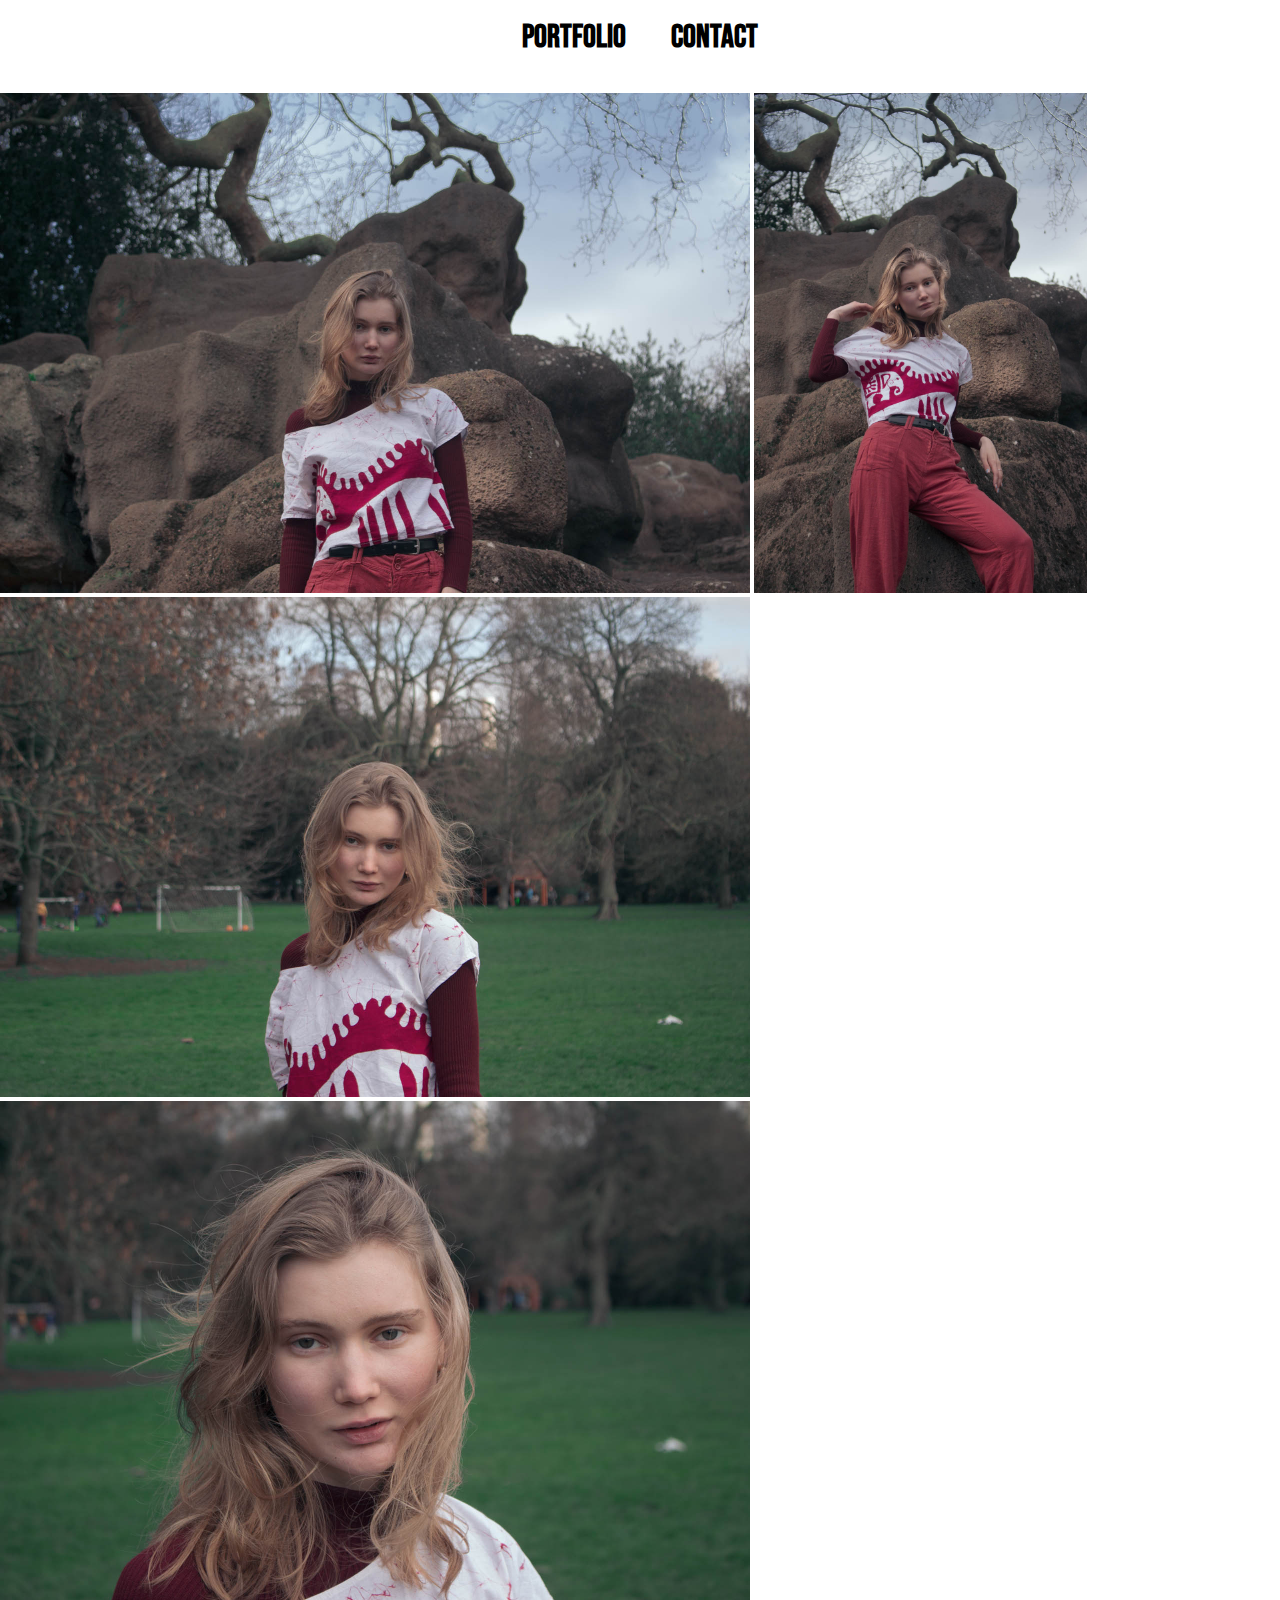
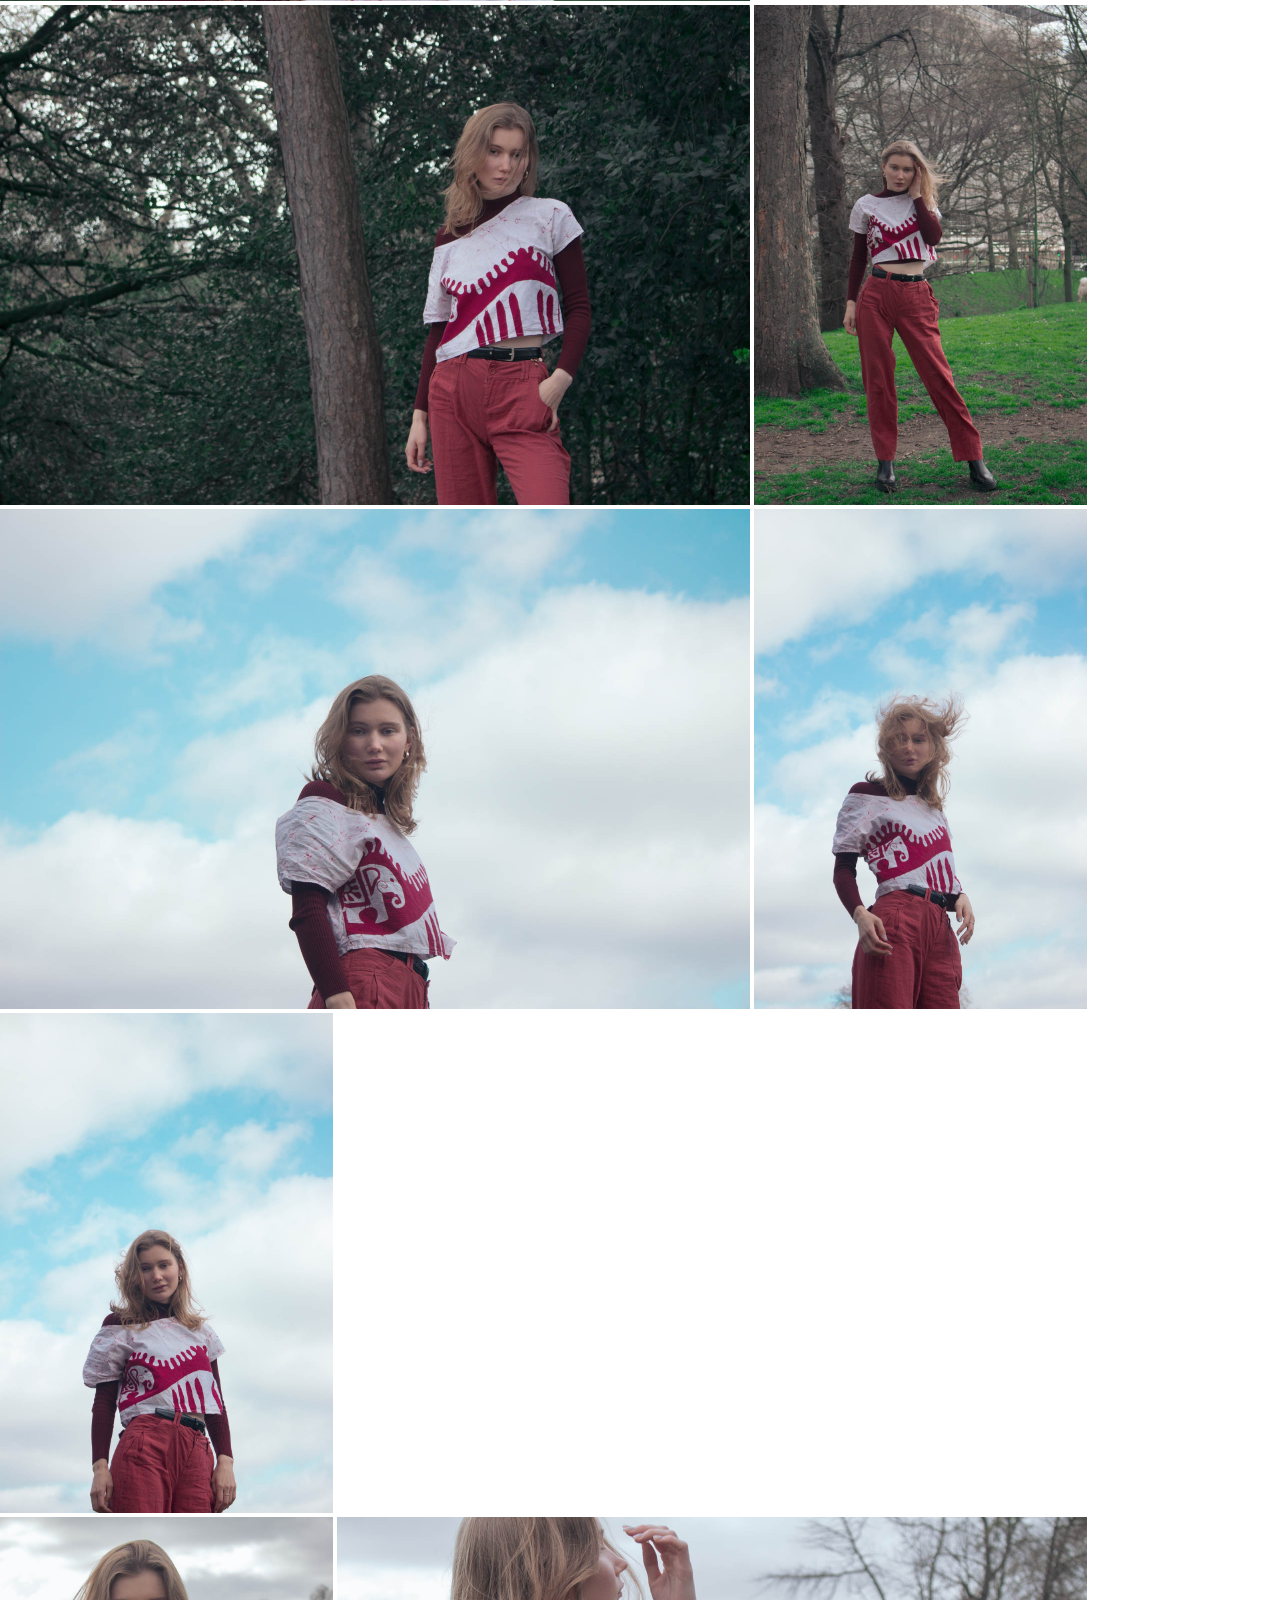
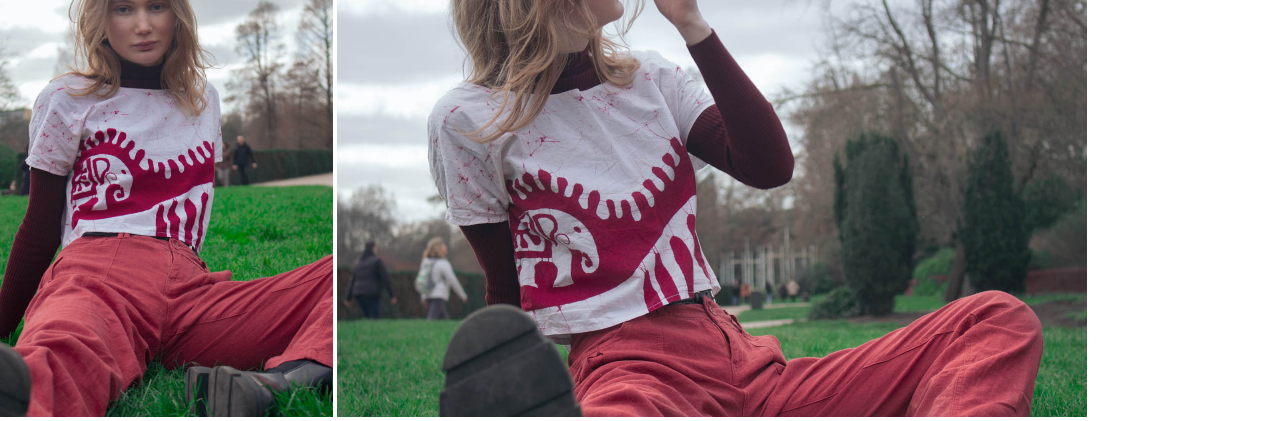
<file: portfoliodata/lucy.html>
<!DOCTYPE html>
<html>
<head>
	<meta charset="utf-8">
	<meta name="viewport" content="width=device-width, initial-scale=1">
	<link rel="stylesheet" type="text/css" href=../style.css>
    <link rel="stylesheet" type="text/css" href="../css/lightbox.min.css">
    <script src="../js/lightbox-plus-jquery.min.js" type="text/javascript"></script>
    <link rel="icon" type="image/x-icon" href="./FilipLazic1.jpg">
	<title>Lucy</title>
	<link href="https://fonts.googleapis.com/css2?family=Alfa+Slab+One&family=Archivo+Black&family=Bebas+Neue&family=Monoton&family=Pangolin&family=Shizuru&display=swap" rel="stylesheet">
</head>
<br>
<body>
	<header class="main-header">
       
        <nav class="nav main-nav">
            <ul>
                 <center>
                    <h1><div ><span>
                 
                <li> <a  href="../index.html">Portfolio</a></li>
                <li><a href="../contact.html" >Contact</a></li></div>
                </span></h1>
                 </center>

            </ul>
       
        </nav>
    
        </nav>
        </nav>
        
   
    </header>
    </br>
</br>
<section class="gallery" >
<div>
<span ><a href="../portfoliodata/lucine/IMG_4906.jpg" data-lightbox="mygallery" ><img class="paloma" src="../portfoliodata/lucine/IMG_4906.jpg"></a></span>
<span ><a href="../portfoliodata/lucine/IMG_4905.jpg" data-lightbox="mygallery" ><img class="paloma" src="../portfoliodata/lucine/IMG_4905.jpg"></a></span>
</div>
<div>
<span ><a href="../portfoliodata/lucine/IMG_4866.jpg" data-lightbox="mygallery" ><img class="paloma" src="../portfoliodata/lucine/IMG_4866.jpg"></a></span>
<span ><a href="../portfoliodata/lucine/IMG_4872.jpg" data-lightbox="mygallery" ><img class="paloma" src="../portfoliodata/lucine/IMG_4872.jpg"></a></span>
</div>
<div>
<span ><a href="../portfoliodata/lucine/IMG_4898.jpg" data-lightbox="mygallery" ><img class="paloma" src="../portfoliodata/lucine/IMG_4898.jpg"></a></span>
<span ><a href="../portfoliodata/lucine/IMG_4794.jpg" data-lightbox="mygallery" ><img class="paloma" src="../portfoliodata/lucine/IMG_4794.jpg"></a></span>
</div>
<div>
<span ><a href="../portfoliodata/lucine/IMG_4893.jpg" data-lightbox="mygallery" ><img class="paloma" src="../portfoliodata/lucine/IMG_4893.jpg"></a></span>
<span ><a href="../portfoliodata/lucine/IMG_4890.jpg" data-lightbox="mygallery" ><img class="paloma" src="../portfoliodata/lucine/IMG_4890.jpg"></a></span>
<span ><a href="../portfoliodata/lucine/IMG_4891.jpg" data-lightbox="mygallery" ><img class="paloma" src="../portfoliodata/lucine/IMG_4891.jpg"></a></span>
</div>
<div>
<span ><a href="../portfoliodata/lucine/IMG_4995.jpg" data-lightbox="mygallery" ><img class="paloma" src="../portfoliodata/lucine/IMG_4995.jpg"></a></span>
<span ><a href="../portfoliodata/lucine/IMG_4996.jpg" data-lightbox="mygallery" ><img class="paloma" src="../portfoliodata/lucine/IMG_4996.jpg"></a></span>
</div>


</div>
</section>

</body>
</html>
</file>
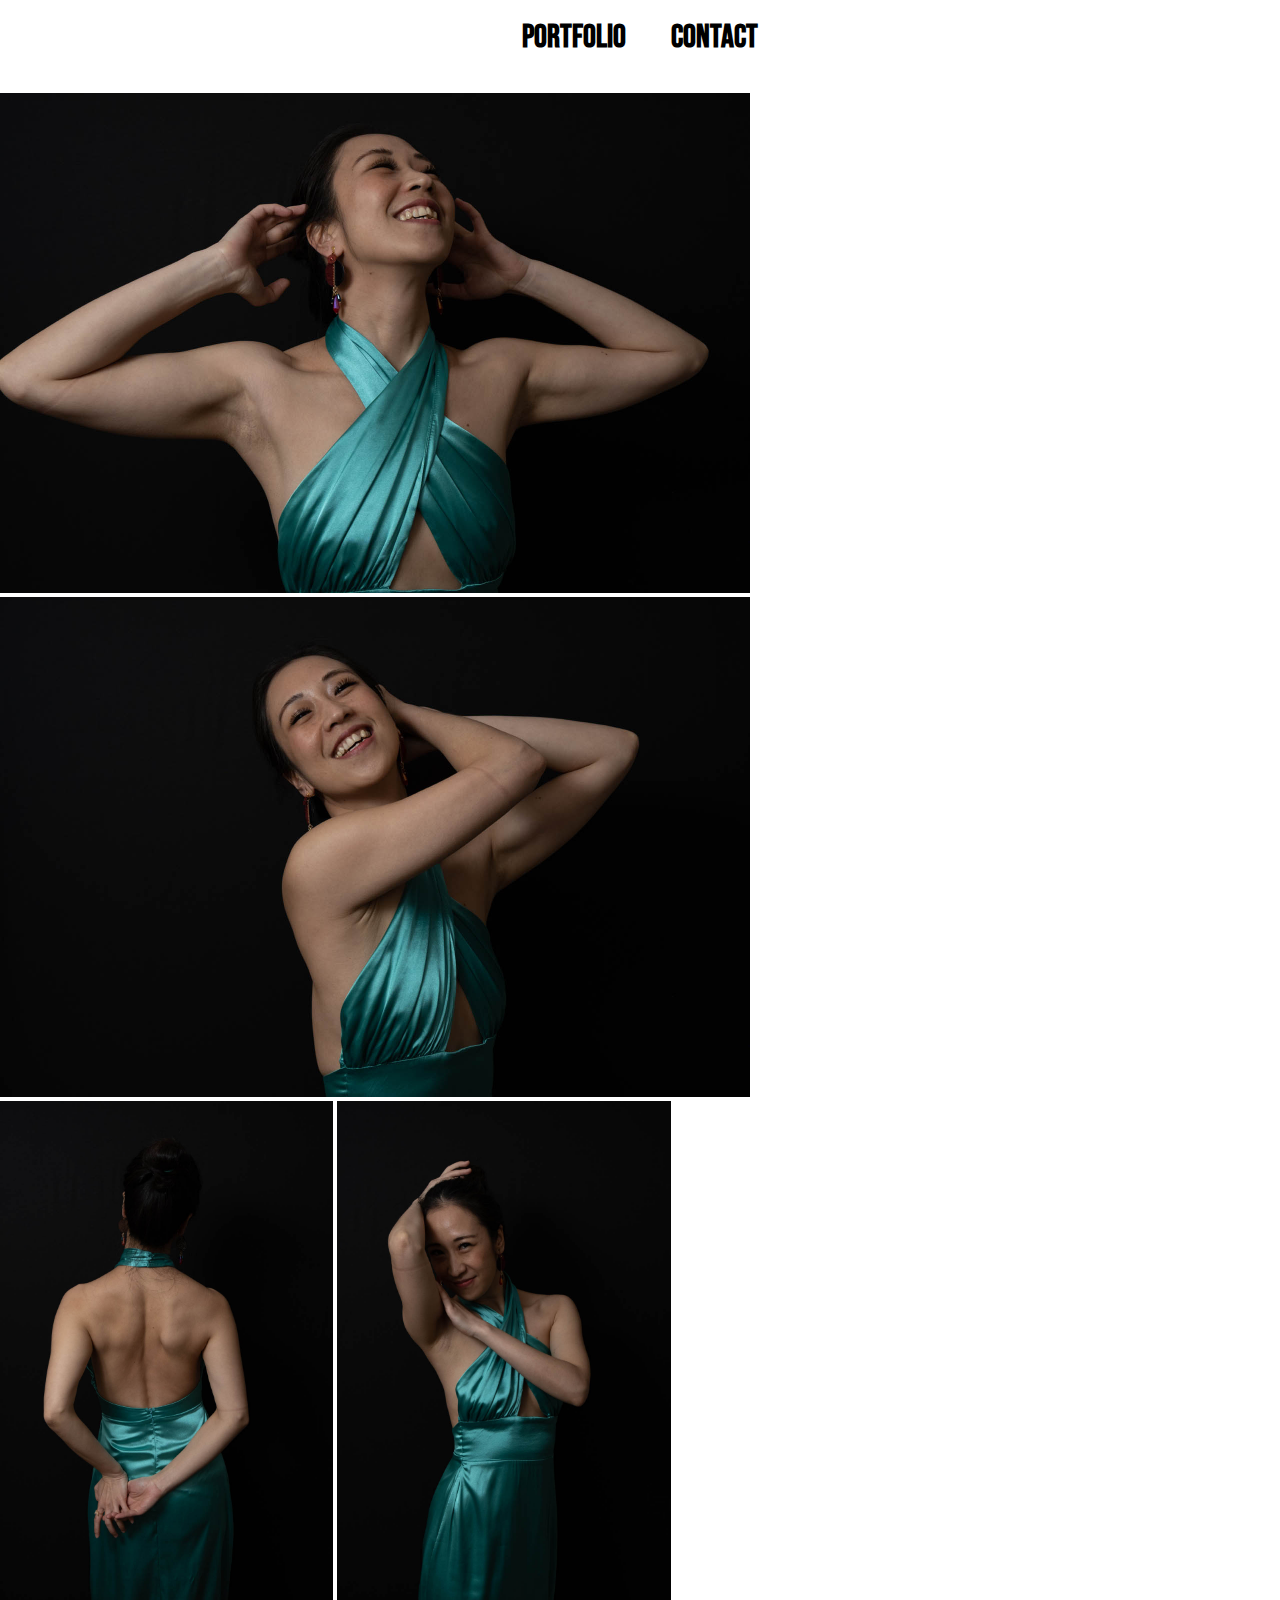
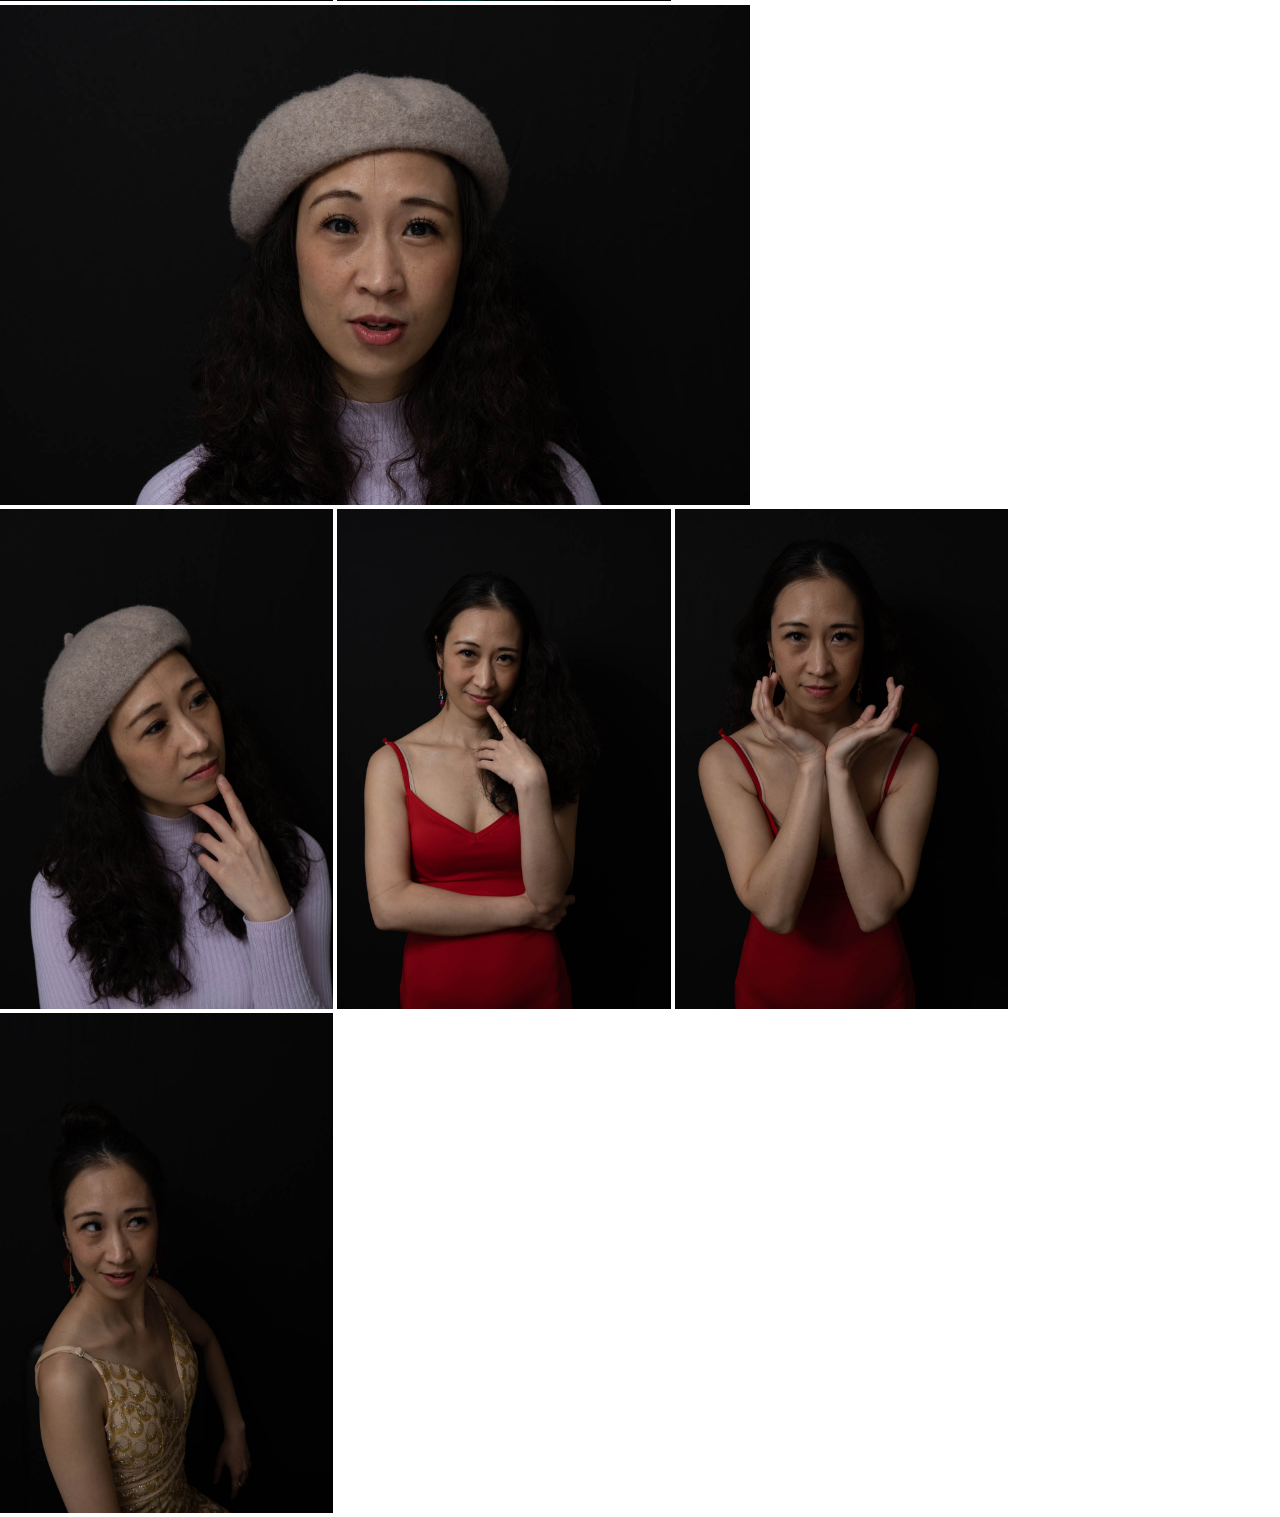
<file: portfoliodata/mei.html>
<!DOCTYPE html>
<html>
<head>
	<meta charset="utf-8">
	<meta name="viewport" content="width=device-width, initial-scale=1">
	<link rel="stylesheet" type="text/css" href=../style.css>
    <link rel="stylesheet" type="text/css" href="../css/lightbox.min.css">
    <script src="../js/lightbox-plus-jquery.min.js" type="text/javascript"></script>
    <link rel="icon" type="image/x-icon" href="./FilipLazic1.jpg">
	<title>Mei</title>
	<link href="https://fonts.googleapis.com/css2?family=Alfa+Slab+One&family=Archivo+Black&family=Bebas+Neue&family=Monoton&family=Pangolin&family=Shizuru&display=swap" rel="stylesheet">
</head>
<br>
<body>
	<header class="main-header">
       
        <nav class="nav main-nav">
            <ul>
                 <center>
                    <h1><div ><span>
                 
                <li> <a  href="../index.html">Portfolio</a></li>
                <li><a href="../contact.html" >Contact</a></li></div>
                </span></h1>
                 </center>

            </ul>
       
        </nav>
    
        </nav>
        </nav>
        
   
    </header>
    </br>
</br>
<section class="gallery" >
<div>
<span ><a href="../portfoliodata/meine/DSCF6775.jpg" data-lightbox="mygallery" ><img class="paloma" src="../portfoliodata/meine/DSCF6775.jpg"></a></span>
<span ><a href="../portfoliodata/meine/DSCF6776.jpg" data-lightbox="mygallery"><img class="paloma" src="../portfoliodata/meine/DSCF6776.jpg"></a></span>
</div>
<div>
<span ><a href="../portfoliodata/meine/DSCF6764.jpg" data-lightbox="mygallery"><img class="paloma" src="../portfoliodata/meine/DSCF6764.jpg"></a></span>
<span ><a href="../portfoliodata/meine/DSCF6779.jpg" data-lightbox="mygallery"><img class="paloma" src="../portfoliodata/meine/DSCF6779.jpg"></a></span>
<span ><a href="../portfoliodata/meine/DSCF6687.jpg" data-lightbox="mygallery"><img class="paloma" src="../portfoliodata/meine/DSCF6687.jpg"></a></span>
</div>
<div>
<span ><a href="../portfoliodata/meine/DSCF6654.jpg" data-lightbox="mygallery"><img class="paloma" src="../portfoliodata/meine/DSCF6654.jpg"></a></span>
<span ><a href="../portfoliodata/meine/DSCF6810.jpg" data-lightbox="mygallery"><img class="paloma" src="../portfoliodata/meine/DSCF6810.jpg"></a></span>
<span ><a href="../portfoliodata/meine/DSCF6821.jpg" data-lightbox="mygallery"><img class="paloma" src="../portfoliodata/meine/DSCF6821.jpg"></a></span>
<span ><a href="../portfoliodata/meine/DSCF6909.jpg" data-lightbox="mygallery"><img class="paloma" src="../portfoliodata/meine/DSCF6909.jpg"></a></span>
</div>



</section>

</body>
</html>
</file>
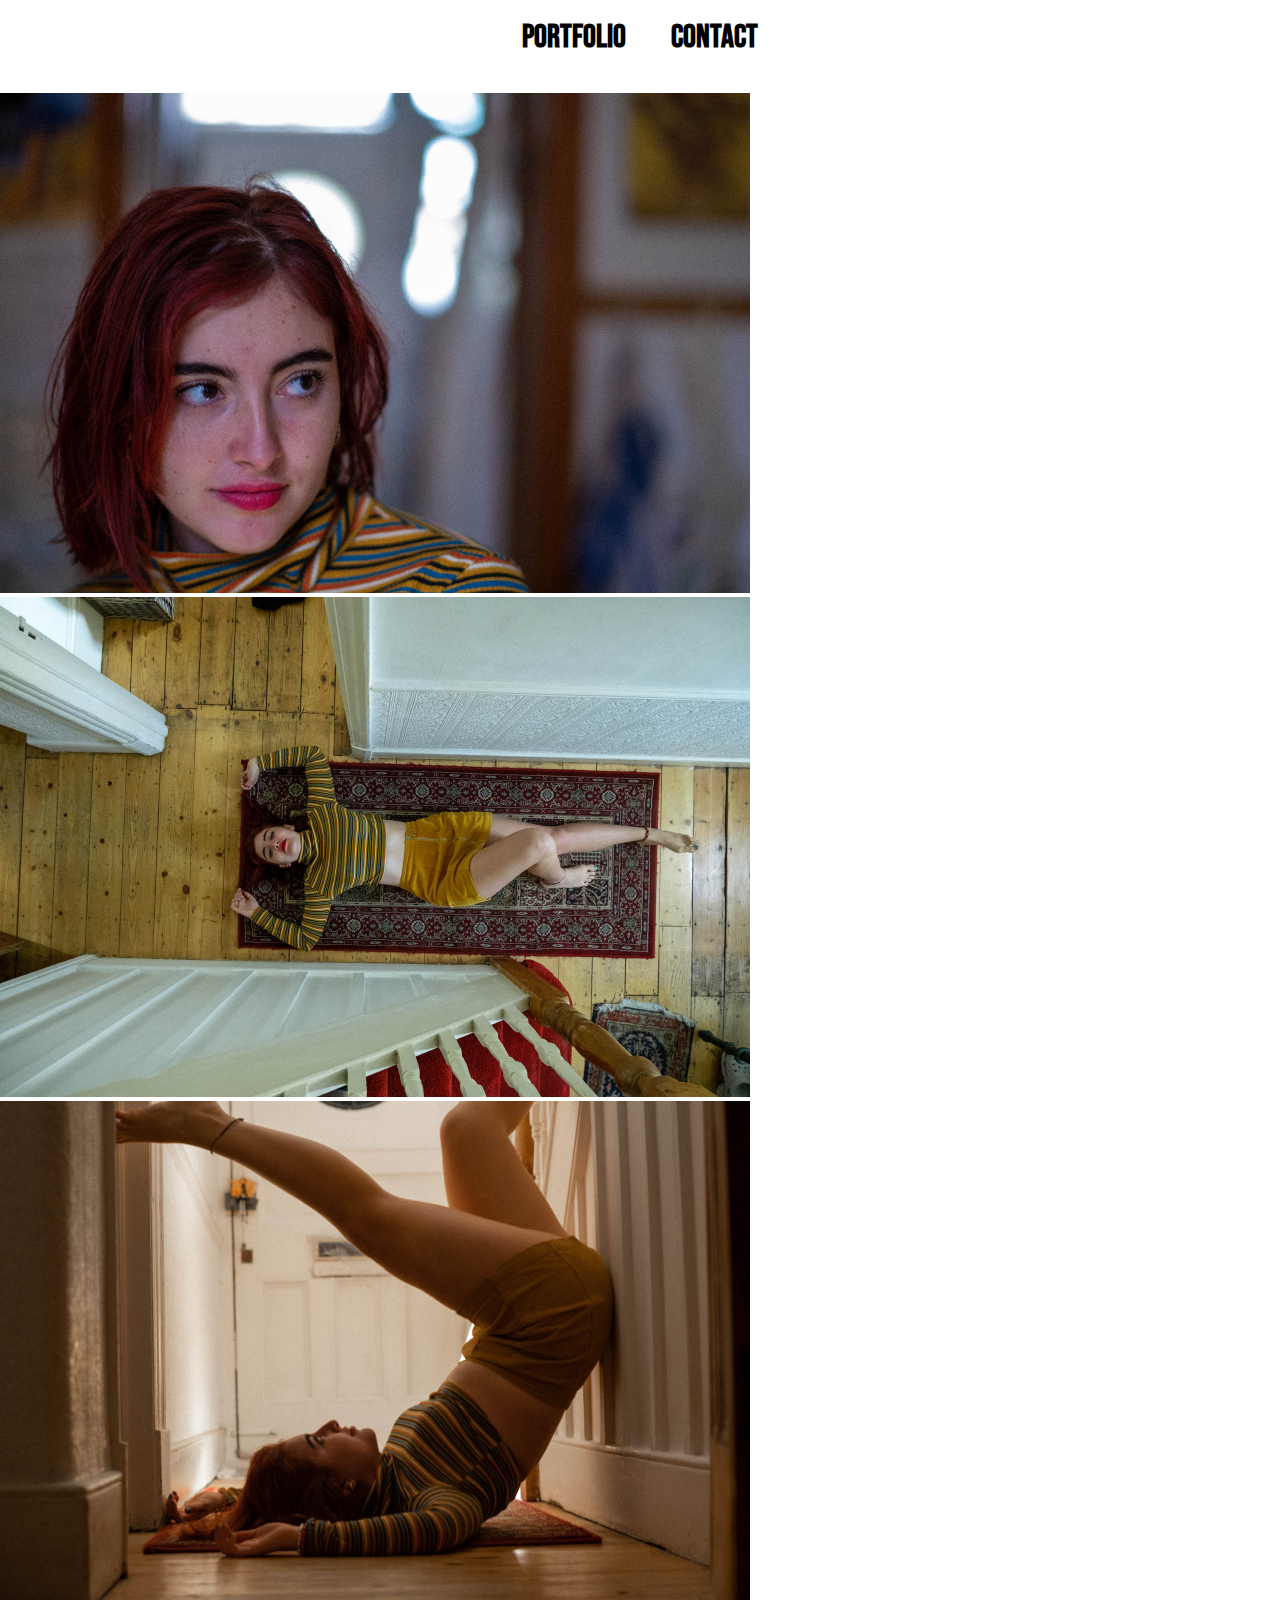
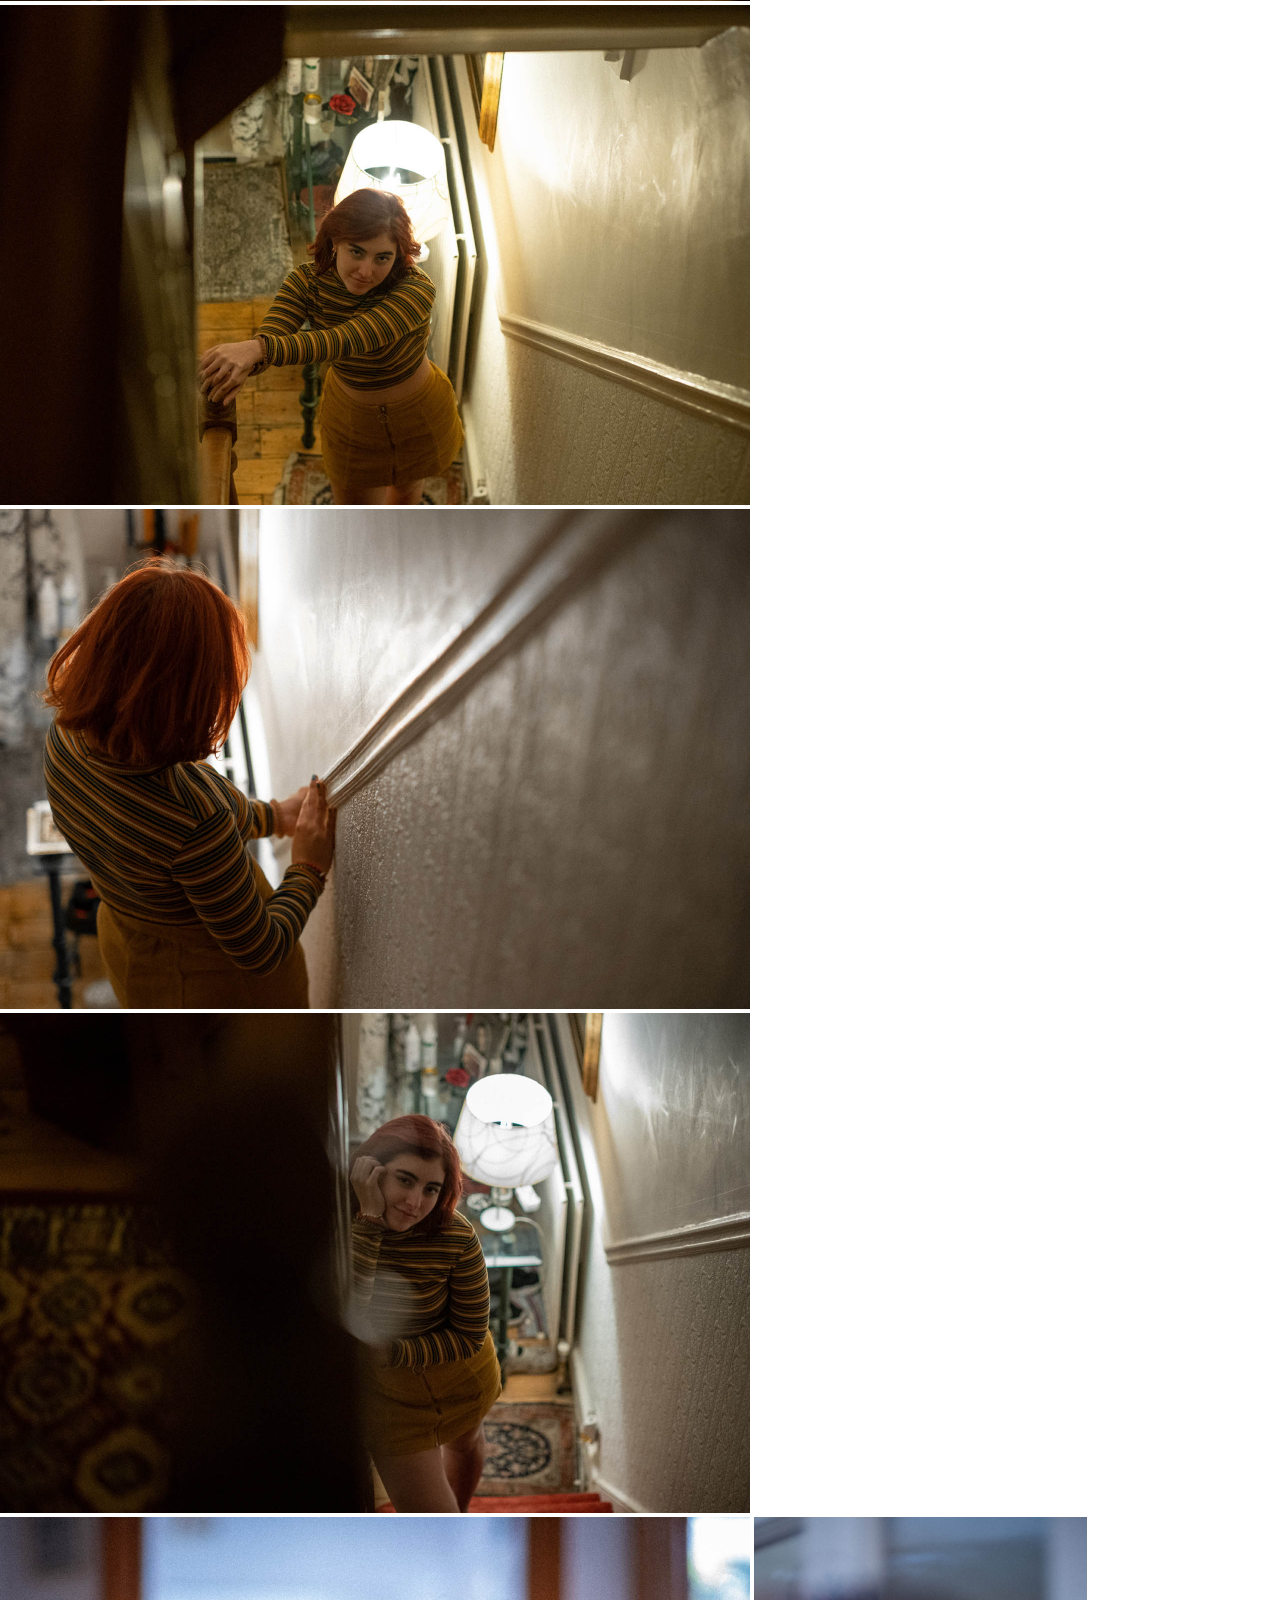
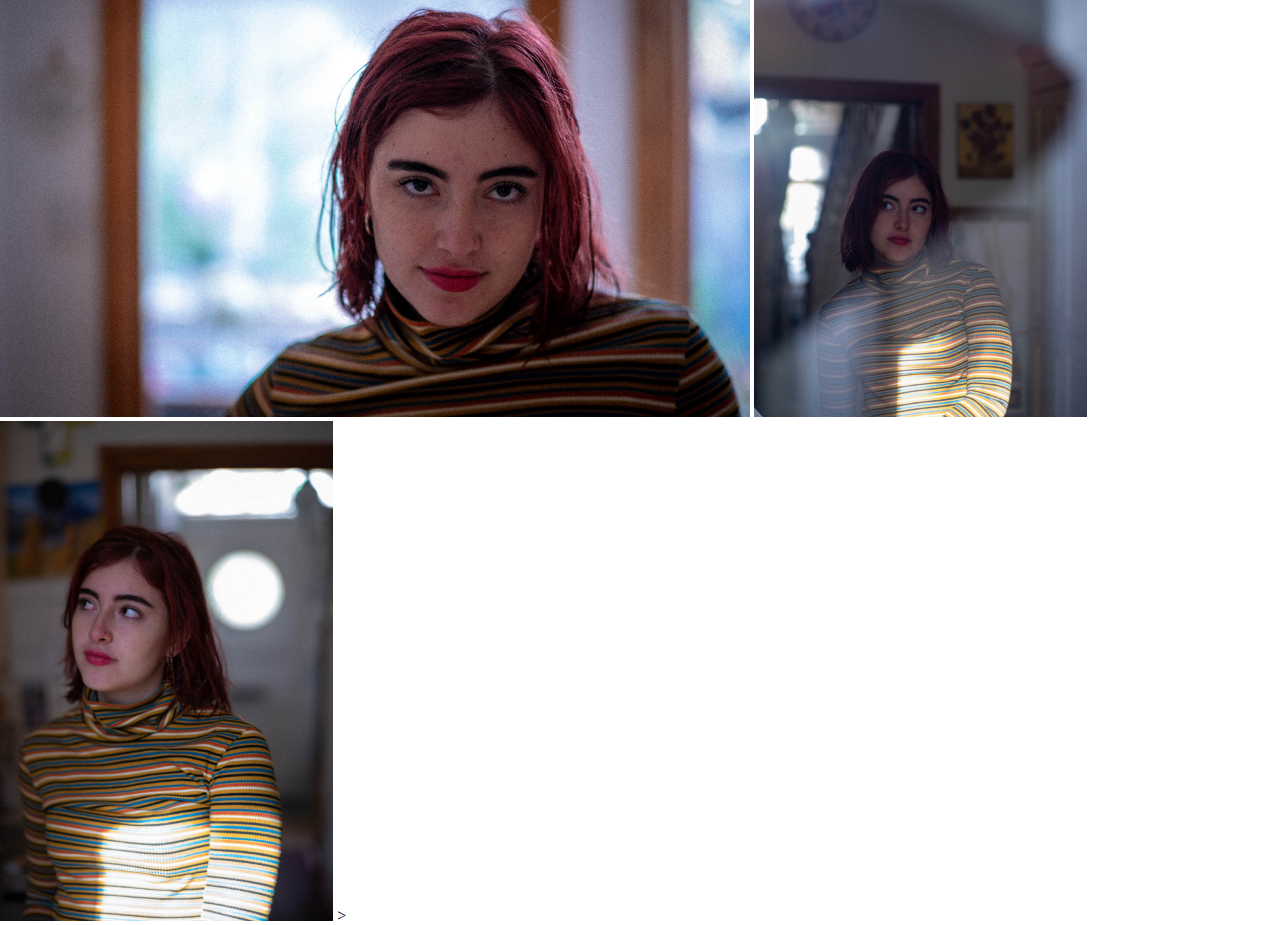
<file: portfoliodata/paloma.html>
<!DOCTYPE html>
<html>
<head>
	<meta charset="utf-8">
	<meta name="viewport" content="width=device-width, initial-scale=1">
	<link rel="stylesheet" type="text/css" href=../style.css>
     <link rel="stylesheet" type="text/css" href="../css/lightbox.min.css">
    <script src="../js/lightbox-plus-jquery.min.js" type="text/javascript"></script>
    <link rel="icon" type="image/x-icon" href="./FilipLazic1.jpg">
	<title>Paloma</title>
	<link href="https://fonts.googleapis.com/css2?family=Alfa+Slab+One&family=Archivo+Black&family=Bebas+Neue&family=Monoton&family=Pangolin&family=Shizuru&display=swap" rel="stylesheet">
</head>
<br>
<body>
	<header class="main-header">
       
        <nav class="nav main-nav">
            <ul>
                 <center>
                    <h1><div ><span>
                 
                <li> <a  href="../index.html">Portfolio</a></li>
                <li><a href="../contact.html" >Contact</a></li></div>
                </span></h1>
                 </center>

            </ul>
       
        </nav>
    
        </nav>
        </nav>
        
   
    </header>
    </br>
</br>
<section class="gallery">
<div>
<span ><a href="../portfoliodata/palomine/DSCF1996.jpg" data-lightbox="mygallery" ><img class="paloma" src="../portfoliodata/palomine/DSCF1996.jpg"></a></span>
<span ><a href="../portfoliodata/palomine/DSCF1903.jpg" data-lightbox="mygallery" ><img class="paloma" src="../portfoliodata/palomine/DSCF1903.jpg"></a></span>
</div>
<div>
<span ><a href="../portfoliodata/palomine/DSCF1776.jpg" data-lightbox="mygallery" ><img class="paloma" src="../portfoliodata/palomine/DSCF1776.jpg"></a></span>
<span ><a href="../portfoliodata/palomine/DSCF1800.jpg" data-lightbox="mygallery" ><img class="paloma" src="../portfoliodata/palomine/DSCF1800.jpg"></a></span>
</div>
<div>
<span ><a href="../portfoliodata/palomine/DSCF1831.jpg" data-lightbox="mygallery" ><img class="paloma" src="../portfoliodata/palomine/DSCF1831.jpg"></a></span>
<span ><a href="../portfoliodata/palomine/DSCF1851.jpg" data-lightbox="mygallery" ><img class="paloma" src="../portfoliodata/palomine/DSCF1851.jpg"></a></span>
</div>
<span ><a href="../portfoliodata/palomine/DSCF1982.jpg" data-lightbox="mygallery" ><img class="paloma" src="../portfoliodata/palomine/DSCF1982.jpg"></a></span>
<span ><a href="../portfoliodata/palomine/DSCF2006.jpg" data-lightbox="mygallery" ><img class="paloma" src="../portfoliodata/palomine/DSCF2006.jpg"></a></span>
<span ><a href="../portfoliodata/palomine/DSCF2012.jpg" data-lightbox="mygallery" ><img class="paloma" src="../portfoliodata/palomine/DSCF2012.jpg"></a></span
<div>
>

</div>
</section>

</body>
</html>
</file>
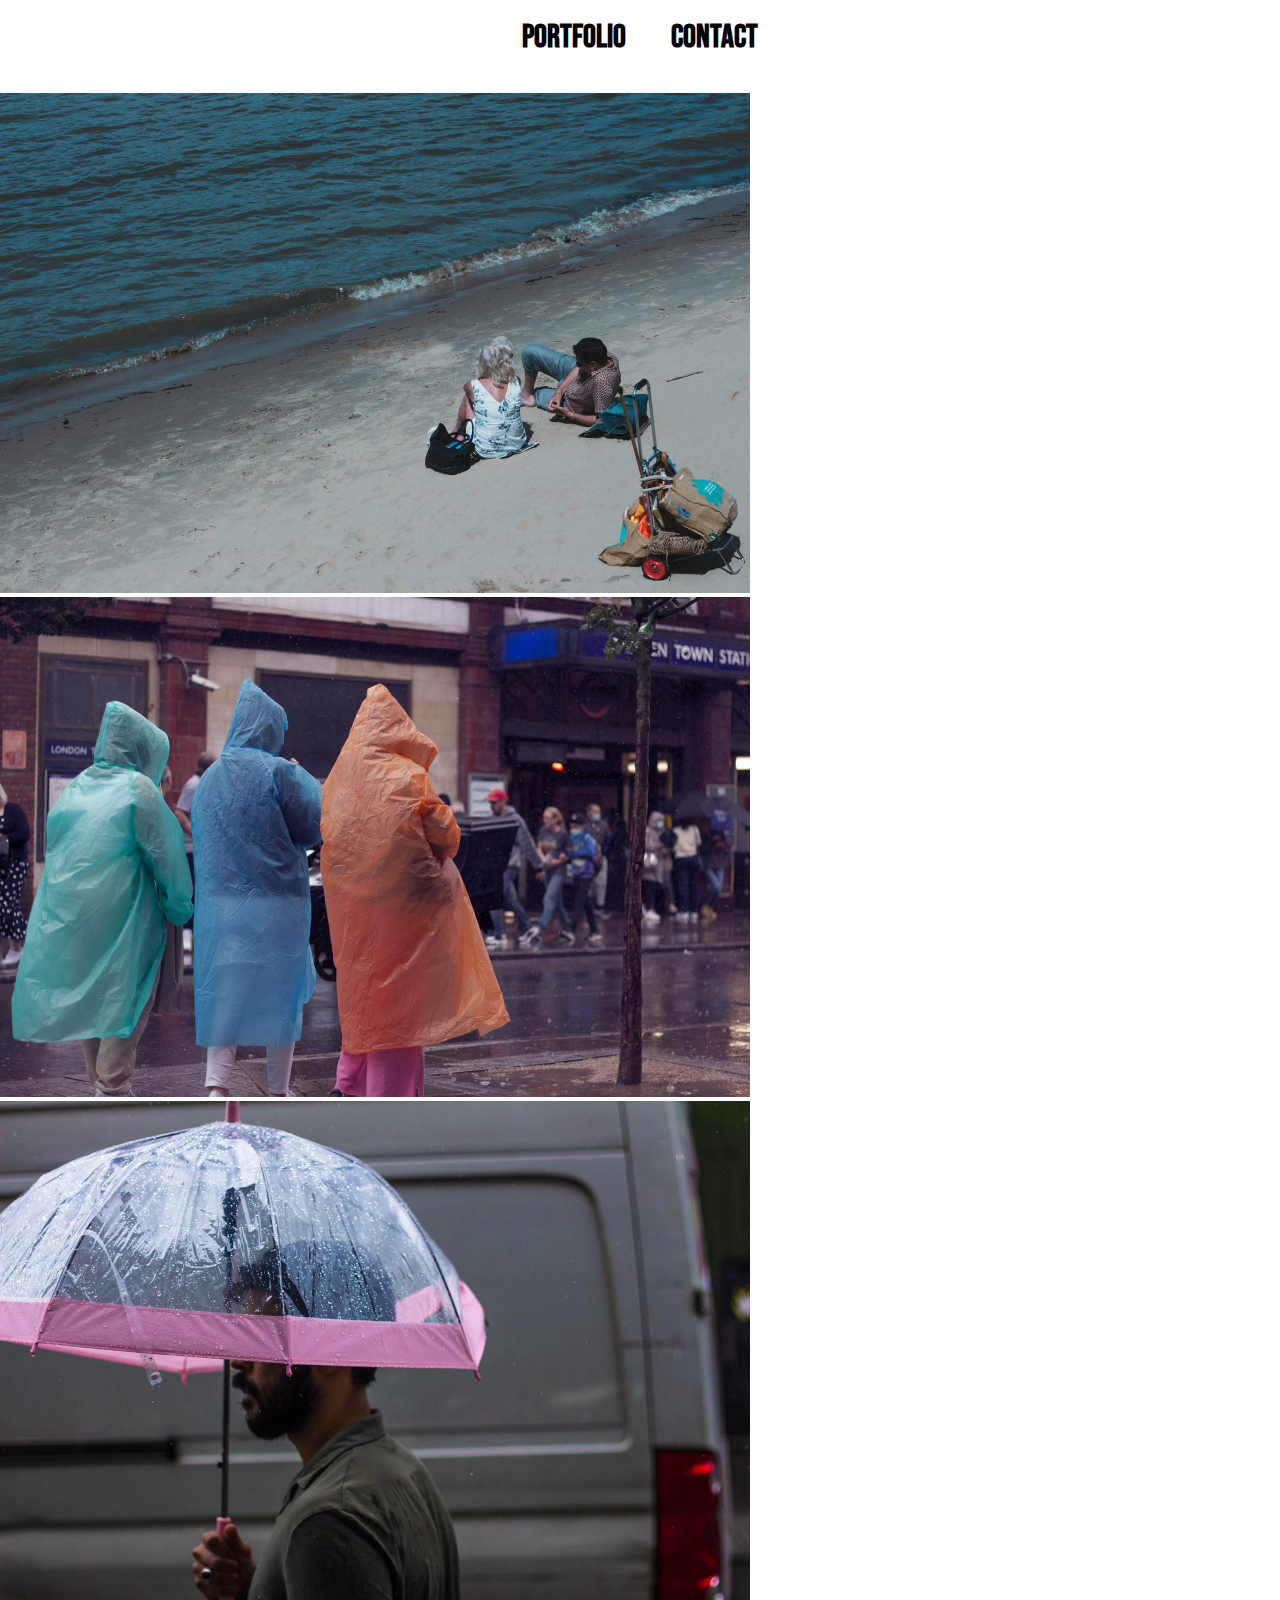
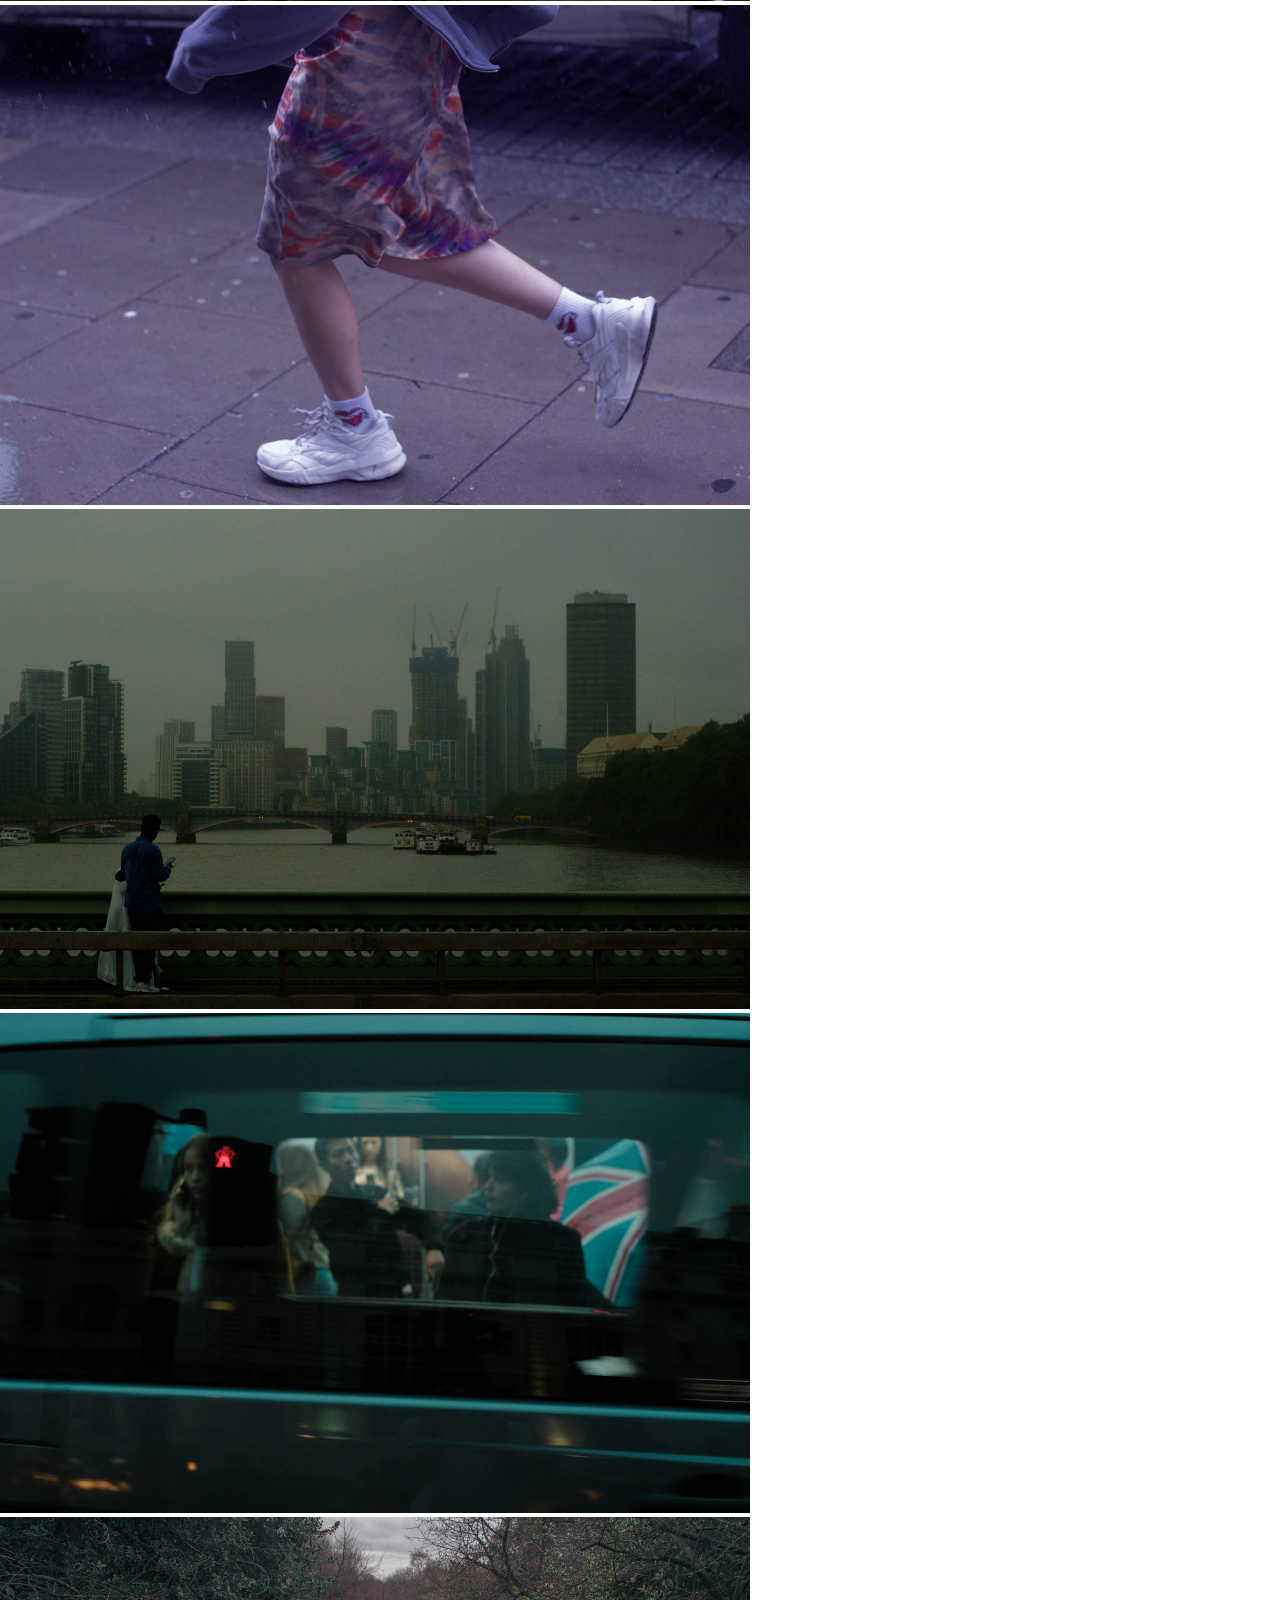
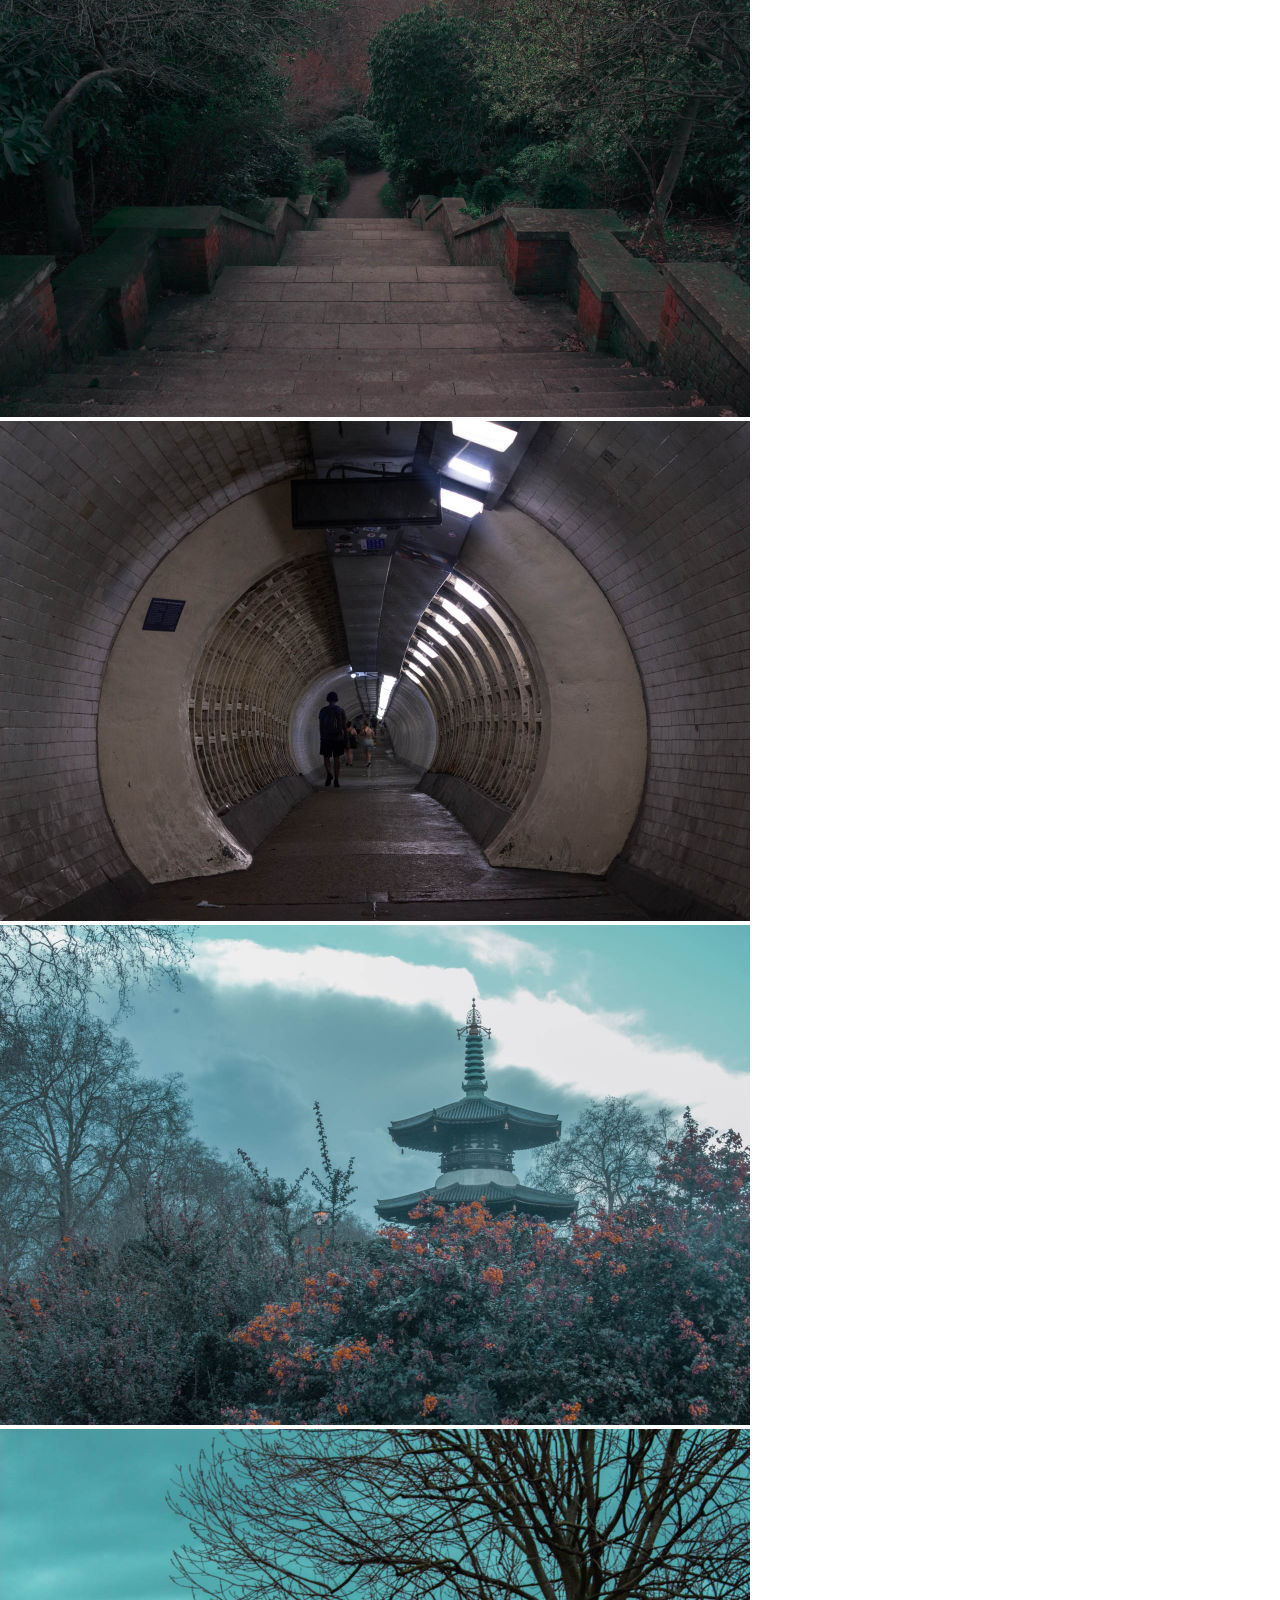
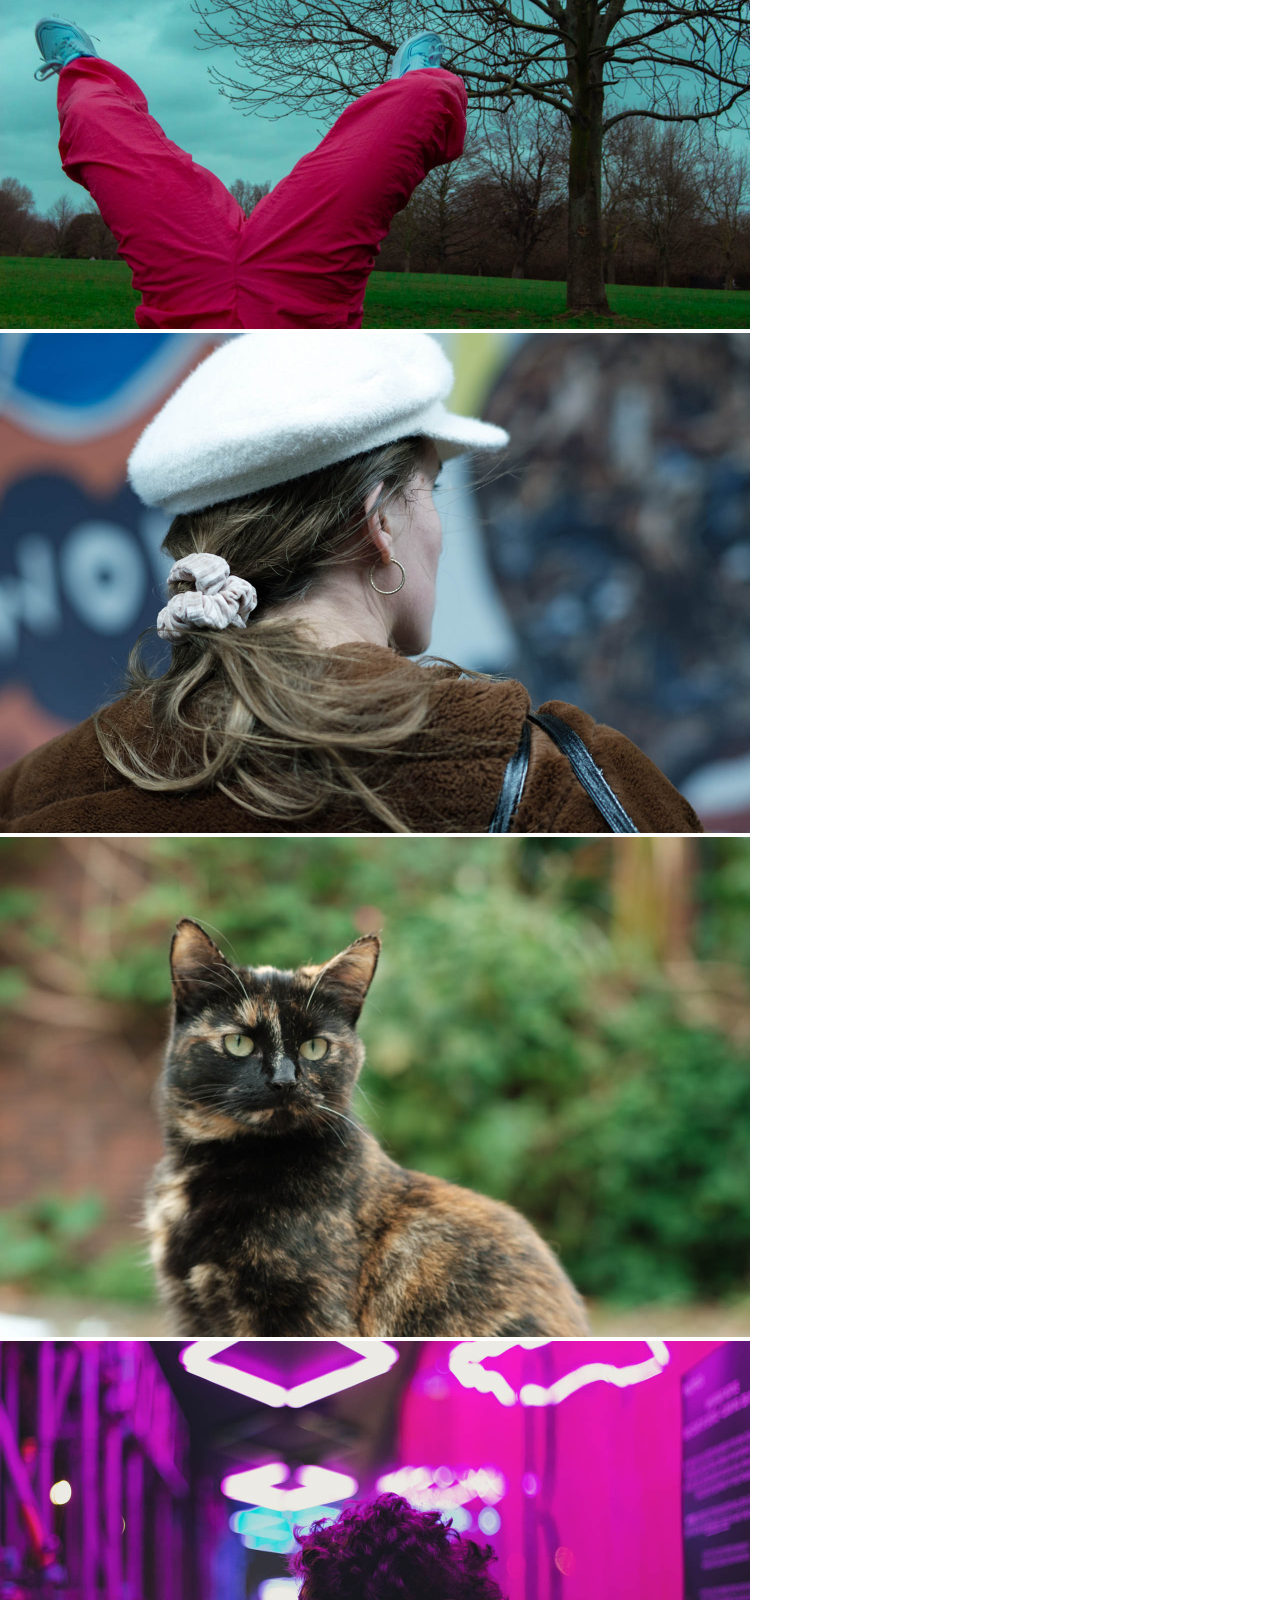
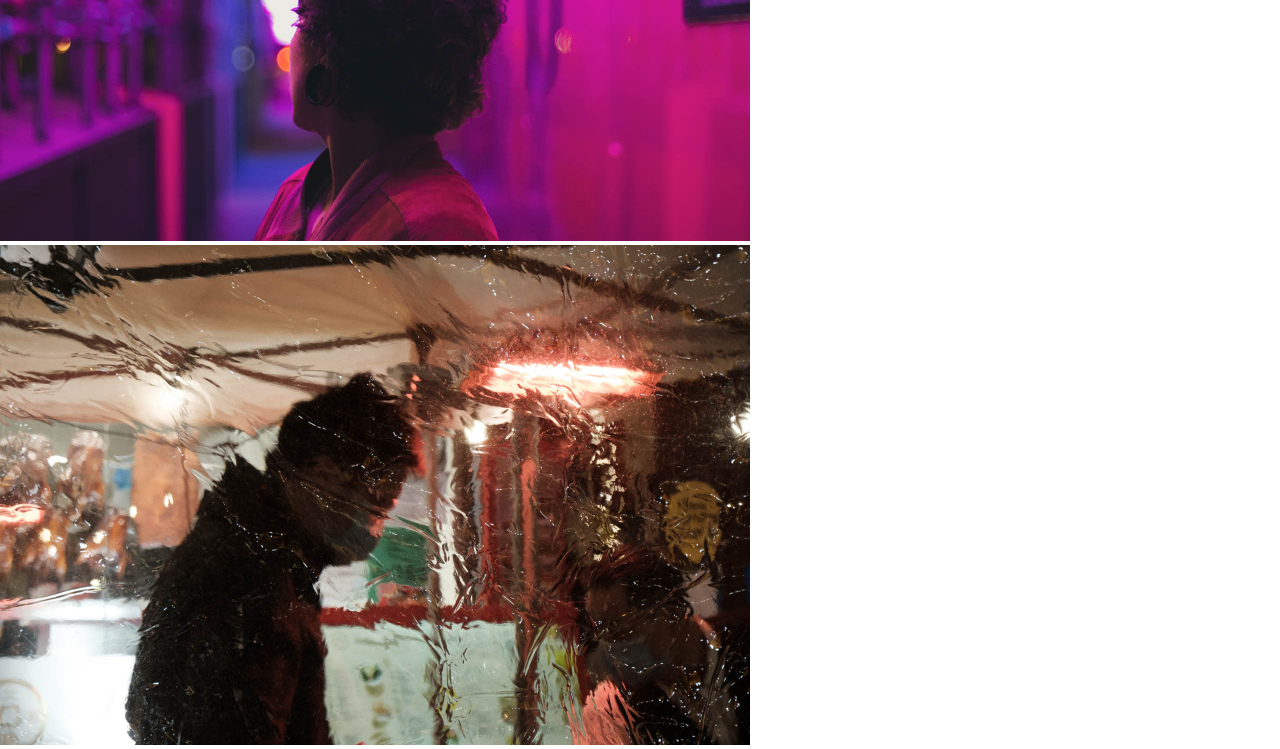
<file: portfoliodata/street.html>
<!DOCTYPE html>
<html>
<head>
	<meta charset="utf-8">
	<meta name="viewport" content="width=device-width, initial-scale=1">
	<link rel="stylesheet" type="text/css" href=../style.css>
    <link rel="stylesheet" type="text/css" href="../css/lightbox.min.css">
    <script src="../js/lightbox-plus-jquery.min.js" type="text/javascript"></script>
    <link rel="icon" type="image/x-icon" href="./FilipLazic1.jpg">
	<title>Street</title>
	<link href="https://fonts.googleapis.com/css2?family=Alfa+Slab+One&family=Archivo+Black&family=Bebas+Neue&family=Monoton&family=Pangolin&family=Shizuru&display=swap" rel="stylesheet">
</head>
<br>
<body>
	<header class="main-header">
       
        <nav class="nav main-nav">
            <ul>
                 <center>
                    <h1><div ><span>
                 
                <li> <a  href="../index.html">Portfolio</a></li>
                <li><a href="../contact.html" >Contact</a></li></div>
                </span></h1>
                 </center>

            </ul>
       
        </nav>
    
        </nav>
        </nav>
        
   
    </header>
    </br>
</br>
<section class="gallery" >
<div>
<span ><a href="../portfoliodata/street/IMG_6146.jpg" data-lightbox="mygallery" ><img class="paloma" src="../portfoliodata/street/IMG_6146.jpg"></a></span>
<span ><a href="../portfoliodata/street/IMG_6719.jpg" data-lightbox="mygallery" ><img class="paloma" src="../portfoliodata/street/IMG_6719.jpg"></a></span>
</div>
<div>
<span ><a href="../portfoliodata/street/IMG_6709.jpg" data-lightbox="mygallery" ><img class="paloma" src="../portfoliodata/street/IMG_6709.jpg"></a></span>
<span ><a href="../portfoliodata/street/IMG_6713.jpg" data-lightbox="mygallery" ><img class="paloma" src="../portfoliodata/street/IMG_6713.jpg"></a></span>
</div>
<div>
<span ><a href="../portfoliodata/street/DSCF1386.jpg" data-lightbox="mygallery" ><img class="paloma" src="../portfoliodata/street/DSCF1386.jpg"></a></span>
<span ><a href="../portfoliodata/street/DSCF1449.jpg" data-lightbox="mygallery" ><img class="paloma" src="../portfoliodata/street/DSCF1449.jpg"></a></span>
</div>
<div>
<span ><a href="../portfoliodata/street/IMG_3430.jpg" data-lightbox="mygallery" ><img class="paloma" src="../portfoliodata/street/IMG_3430.jpg"></a></span>
<span ><a href="../portfoliodata/street/IMG_6186.jpg" data-lightbox="mygallery" ><img class="paloma" src="../portfoliodata/street/IMG_6186.jpg"></a></span>
</div>
<div>
<span ><a href="../portfoliodata/street/IMG_4605.jpg" data-lightbox="mygallery" ><img class="paloma" src="../portfoliodata/street/IMG_4605.jpg"></a></span>
<span ><a href="../portfoliodata/street/IMG_4740.jpg" data-lightbox="mygallery" ><img class="paloma" src="../portfoliodata/street/IMG_4740.jpg"></a></span>
</div>
<div>
<span ><a href="../portfoliodata/street/DSCF1032.jpg" data-lightbox="mygallery" ><img class="paloma" src="../portfoliodata/street/DSCF1032.jpg"></a></span>
<span ><a href="../portfoliodata/street/DSCF1223.jpg" data-lightbox="mygallery" ><img class="paloma" src="../portfoliodata/street/DSCF1223.jpg"></a></span>
</div>
<div>
<span ><a href="../portfoliodata/street/IMG_5501.jpg" data-lightbox="mygallery" ><img class="paloma" src="../portfoliodata/street/IMG_5501.jpg"></a></span>
<span ><a href="../portfoliodata/street/DSCF6085.jpg" data-lightbox="mygallery" ><img class="paloma" src="../portfoliodata/street/DSCF6085.jpg"></a></span>
</div>


</section>

</body>
</html>
</file>
<file: style.css>
* 
{
	margin:0 ;
	padding: 0;
	box-sizing: border-box;

}

body {

	min-height: 100vh;
	overflow-x: hidden;

}

.main {

	position: absolute;
	justify-content: center;
	align-items: center;
	margin-top: 10px;
	width: 100vw;
	display: grid;
	grid-template-columns: repeat(auto-fill, minmax(300px, 300px));
    column-gap:10px ;
    row-gap: 10px;
}

img{
	height: 300px;
	display: inline-block;
	
	object-fit: cover;
	object-position: center;

}

h1 {
	font-family: Bebas Neue;
	font-size: 2em;
	text-align: center;
	
	

}
a{text-decoration: none;
    display: inline-block;
    margin: auto;
    color: black;
}



body {
}

.nav li {

    display:  inline-block;
    text-align: center;
  
    color: black;
    
    margin-right: 20px;
    margin-left: 20px;



  }

  .nav li :hover{color: rgba(225, 173, 80, 1);}


    .section{
    	padding-left: 50px;
    }

    .paloma {
    	height: 500px;
    }

    .dols {
    	height: 450px;
    }



.container {
  position: relative;
  width: -100px;


}

.overlay {
  position: absolute;
  top: -286px;
  bottom: 0;
  left: 0;
  right: 0px;
  height: 300px;
  width: 450px;
  opacity: 0;
  transition: .5s ease;
  background-color: rgba(225, 173, 80, .9);
  cursor: pointer;
}

.container:hover .overlay {
  opacity: 1;
}

.text {
  color: white;
  font-size: 25px;
  position: absolute;
  top: 50%;
  left: 50%;
  -webkit-transform: translate(-50%, -50%);
  -ms-transform: translate(-50%, -50%);
  transform: translate(-50%, -50%);
  text-align: center;
  font-family: Bebas Neue;
}

.image {
  display: inline-block;
  
  height: 300px;
}

.kont {height: 450px;
  display: block;
  width: 100%;
 
}
.rac{
  font-family: Special Elite;
  font-size: 15px;

}


.containe {
  position: relative;
  width: -100px;


}


.overlaj {
  position: absolute;
  top: -436px;
  bottom: 0;
  left: 0;
  right: 0px;
  height: 451px;
  width: 338px;
  opacity: 0;
  transition: .5s ease;
  background-color:rgba(252, 185, 70, .7);
  cursor: pointer;
}

.containe:hover .overlaj {
  opacity: 1;
}

.tex {
  color: white;
  font-size: 25px;
  position: absolute;
  top: 50%;
  left: 50%;
  -webkit-transform: translate(-50%, -50%);
  -ms-transform: translate(-50%, -50%);
  transform: translate(-50%, -50%);
  text-align: center;
  font-family:Special Elite ;
}

.gallery img:hover {
  
  transform: scale(1.1);transition: 1s;


}
</file>
